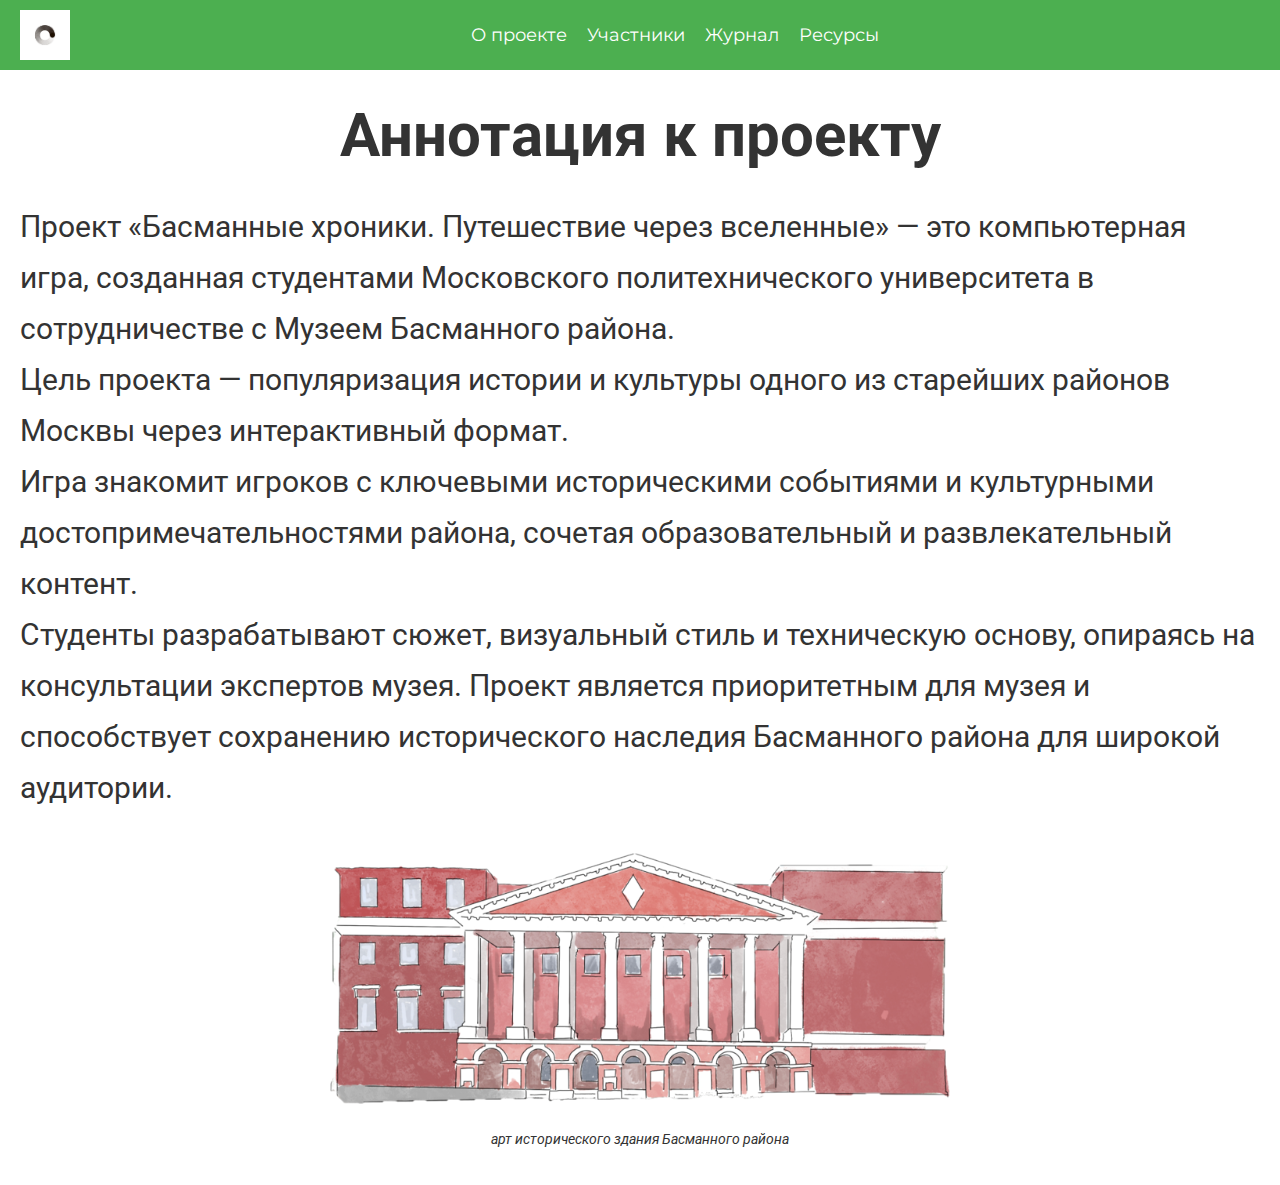
<file: site/index.html>
<!DOCTYPE html>
<html lang="en">
<head>
    <meta charset="UTF-8">
    <meta name="viewport" content="width=device-width, initial-scale=1.0">
    <title>Document</title>
    <link rel="stylesheet" href="normalize.css">
    <link rel="stylesheet" href="style.css">
</head>
<body>
    <header>
        <div class="wrapper">
            <img src="img/logo.png" alt="Логотип Мосполитеха" >
          <nav>
            <ul>
                <li><a href="about-project.html">О проекте</a></li>
                <li><a href="participants.html">Участники</a></li>
                <li><a href="journal.html">Журнал</a></li>
                <li><a href="resources.html">Ресурсы</a></li>
            </ul>
          </nav>      
        </div>
    </header>
    <main>
        <section class="annotation">
           <div class="wrapper">
             <h1>Аннотация к проекту</h1>
             <p>Проект «Басманные хроники. Путешествие через вселенные» — это компьютерная игра, созданная студентами Московского политехнического университета в сотрудничестве с Музеем Басманного района. 
                Цель проекта — популяризация истории и культуры одного из старейших районов Москвы через интерактивный формат. 
                Игра знакомит игроков с ключевыми историческими событиями и культурными достопримечательностями района, сочетая образовательный и развлекательный контент.
                Студенты разрабатывают сюжет, визуальный стиль и техническую основу, опираясь на консультации экспертов музея. Проект является приоритетным для музея и способствует сохранению исторического наследия Басманного района для широкой аудитории.
            </p>
            <figure>
                <img src="img/project-logo.png" alt="Логотип проекта" >
                <figcaption>арт исторического здания Басманного района</figcaption>
            </figure>
           </div>
        </section>
    </main>
</body>
</html>
</file>
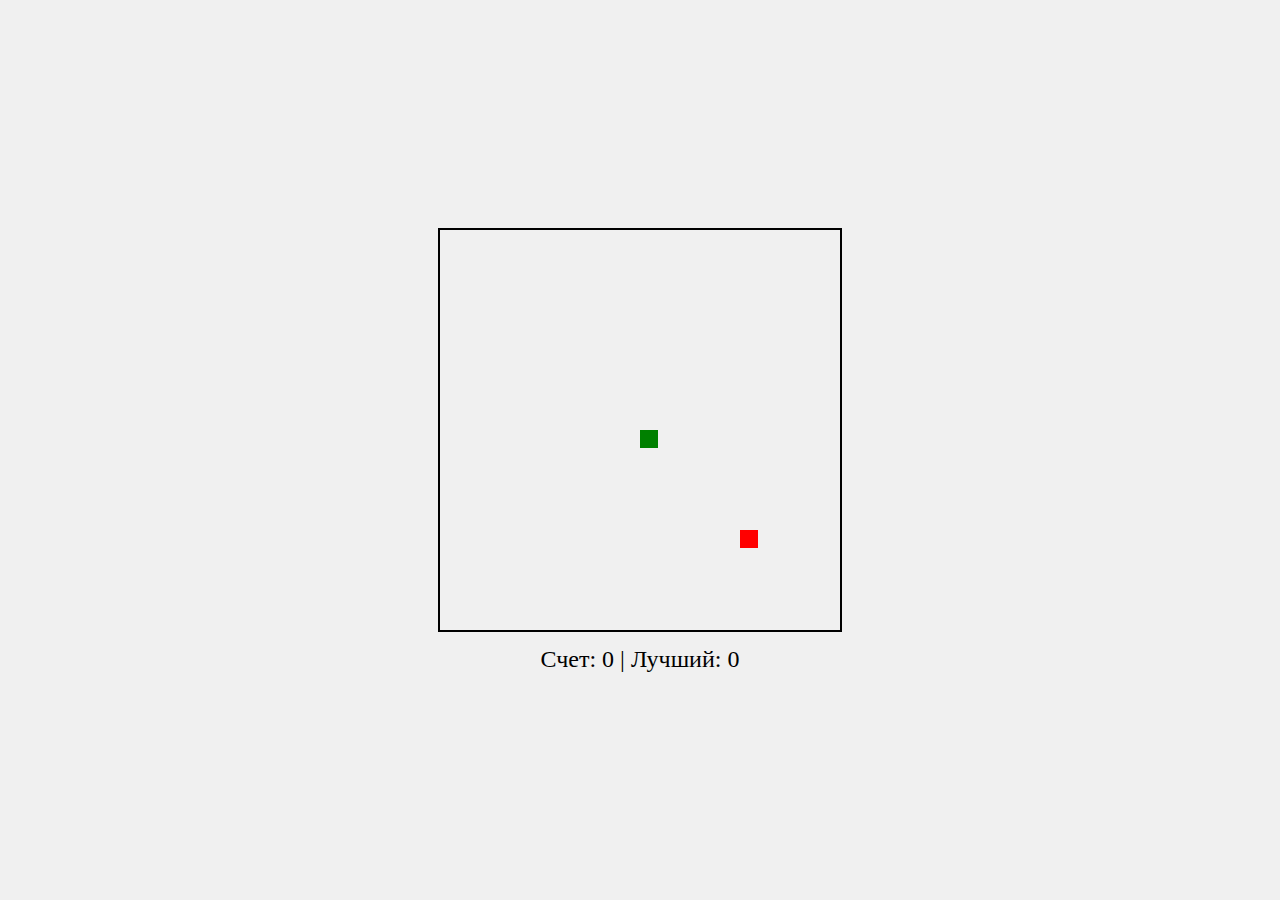
<file: src/index.html>
<!DOCTYPE html>
<html lang="ru">
<head>
  <meta charset="UTF-8">
  <title>Игра Snake</title>
  <link rel="stylesheet" href="styles.css">
</head>
<body>
  <div class="container">
    <canvas id="gameCanvas" width="400" height="400"></canvas>
    <div id="score">Счет: 0</div>
  </div>
  <script src="script.js"></script>
</body>
</html>
</file>
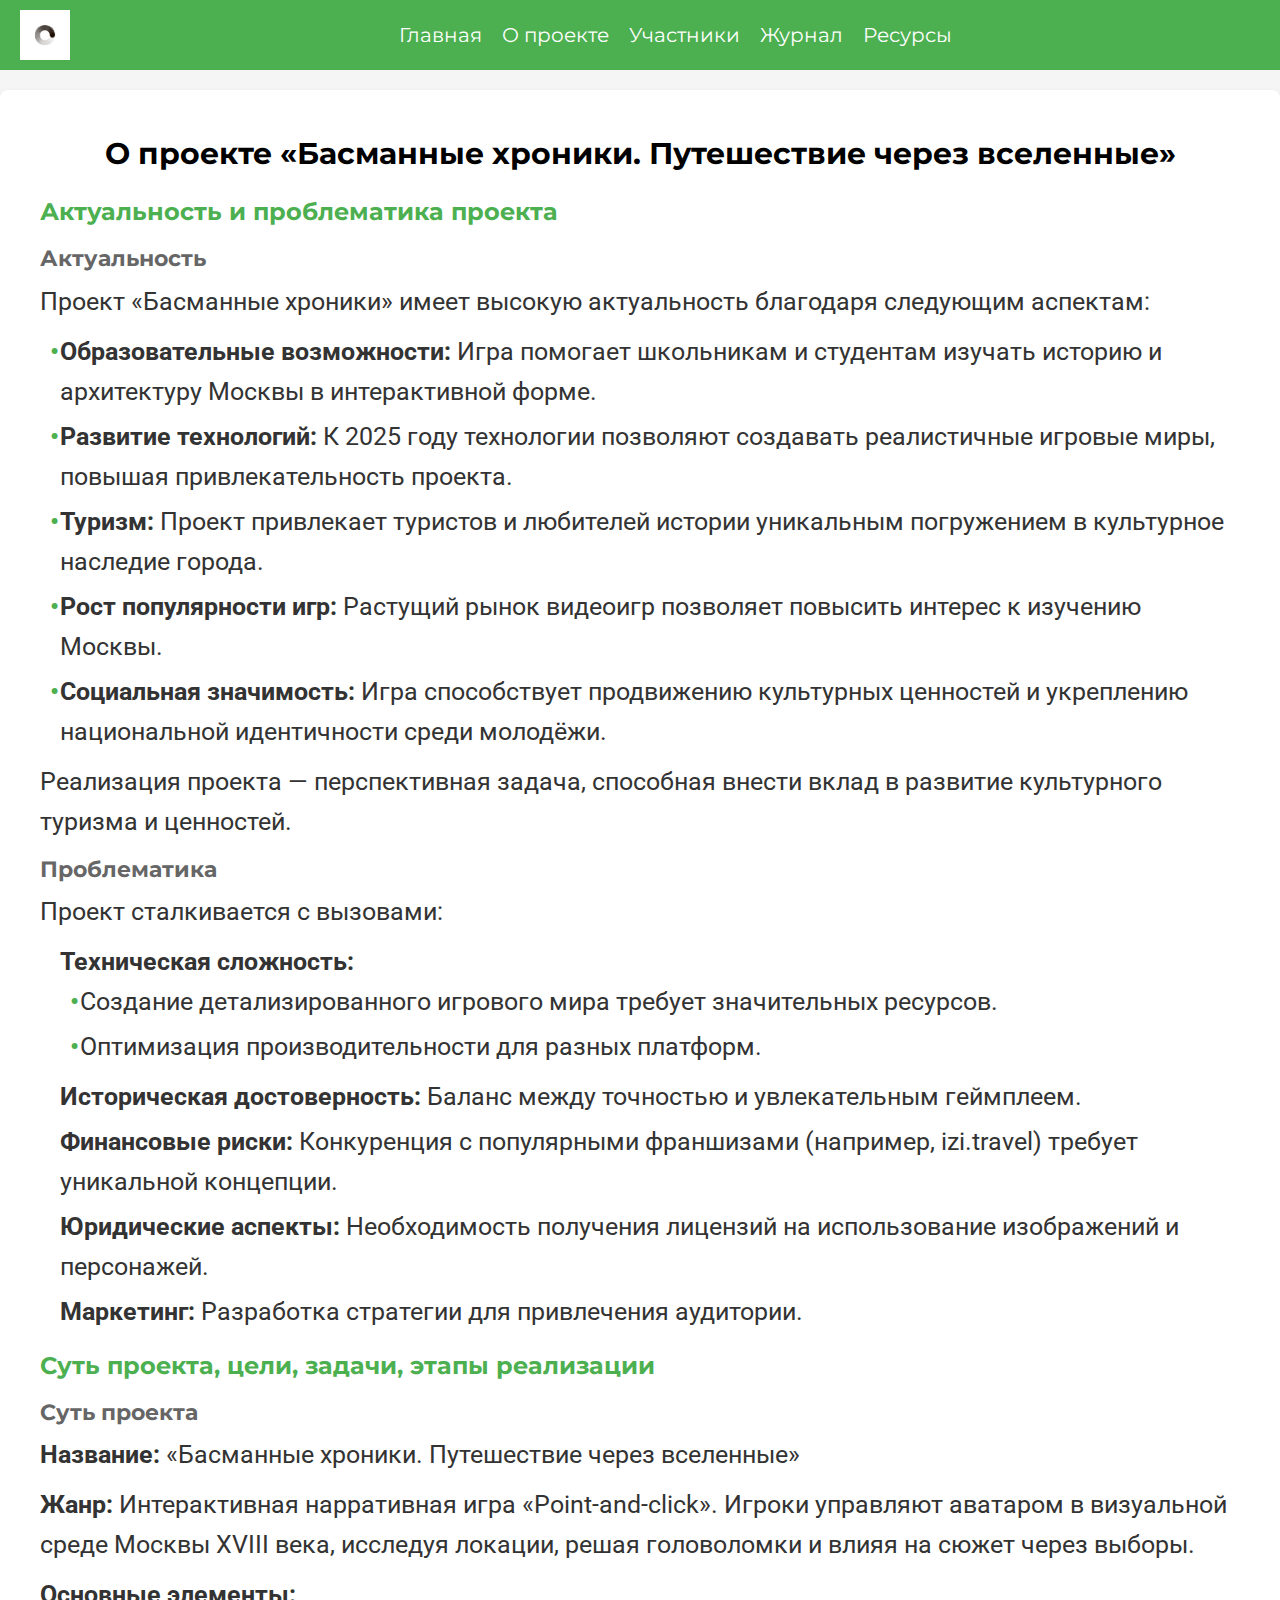
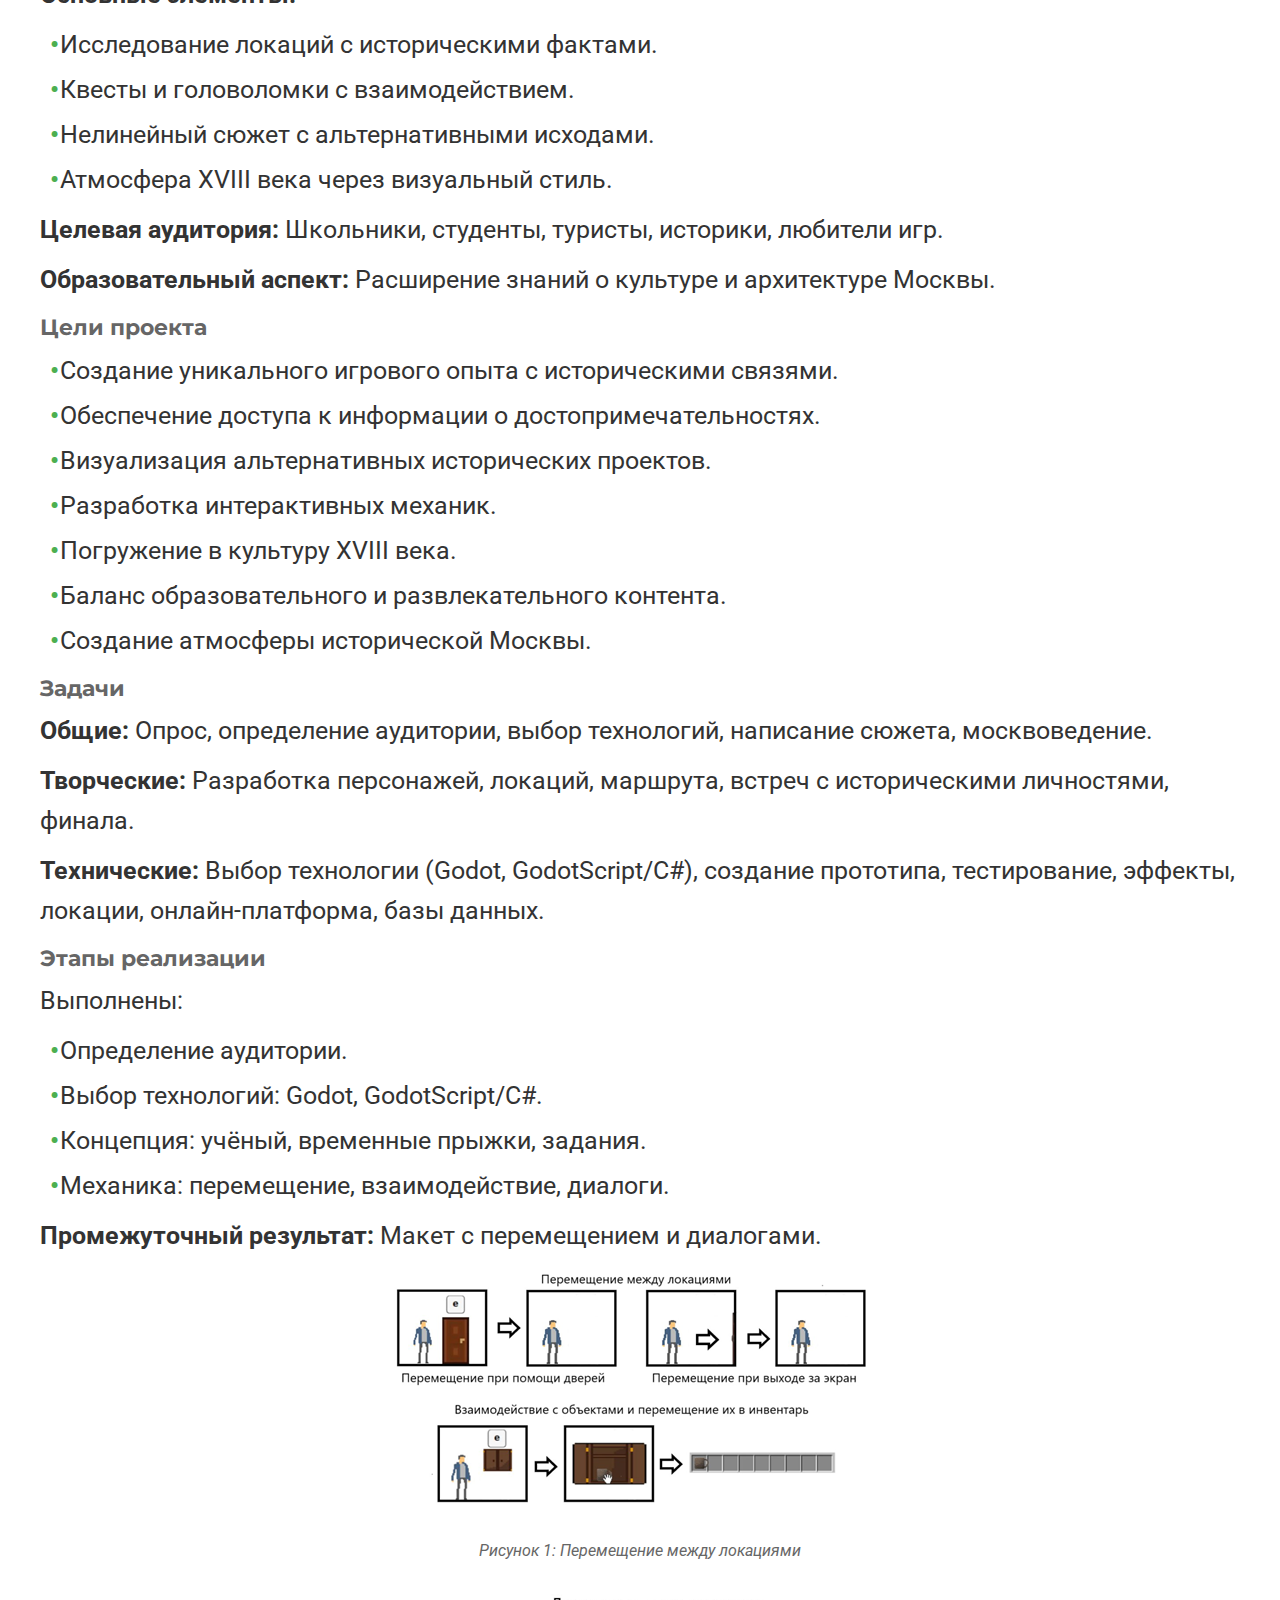
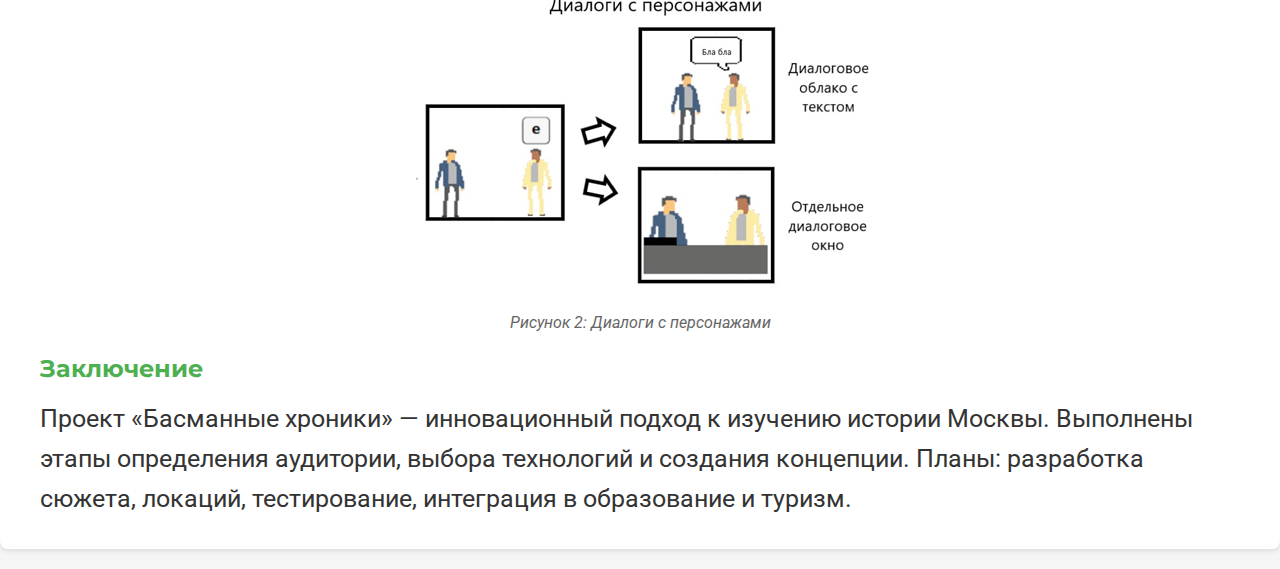
<file: site/about-project.html>
<!DOCTYPE html>
<html lang="ru">
<head>
    <meta charset="UTF-8">
    <meta name="viewport" content="width=device-width, initial-scale=1.0">
    <title>О проекте | Басманные хроники</title>
    <link rel="stylesheet" href="normalize.css">
    <link rel="stylesheet" href="about-style.css">
</head>
<body>
    <header>
        <div class="wrapper">
            <img src="img/logo.png" alt="Логотип Мосполитеха">
            <nav>
                <ul>
                    <li><a href="index.html">Главная</a></li>
                    <li><a href="about-project.html" class="active">О проекте</a></li>
                    <li><a href="participants.html">Участники</a></li>
                    <li><a href="journal.html">Журнал</a></li>
                    <li><a href="resources.html">Ресурсы</a></li>
                </ul>
            </nav>      
        </div>
    </header>
    <main>
        <section class="about-project">
            <div class="wrapper">
                <h1>О проекте «Басманные хроники. Путешествие через вселенные»</h1>

                <h2>Актуальность и проблематика проекта</h2>
                <h3>Актуальность</h3>
                <p>Проект «Басманные хроники» имеет высокую актуальность благодаря следующим аспектам:</p>
                <ul>
                    <li><strong>Образовательные возможности:</strong> Игра помогает школьникам и студентам изучать историю и архитектуру Москвы в интерактивной форме.</li>
                    <li><strong>Развитие технологий:</strong> К 2025 году технологии позволяют создавать реалистичные игровые миры, повышая привлекательность проекта.</li>
                    <li><strong>Туризм:</strong> Проект привлекает туристов и любителей истории уникальным погружением в культурное наследие города.</li>
                    <li><strong>Рост популярности игр:</strong> Растущий рынок видеоигр позволяет повысить интерес к изучению Москвы.</li>
                    <li><strong>Социальная значимость:</strong> Игра способствует продвижению культурных ценностей и укреплению национальной идентичности среди молодёжи.</li>
                </ul>
                <p>Реализация проекта — перспективная задача, способная внести вклад в развитие культурного туризма и ценностей.</p>

                <h3>Проблематика</h3>
                <p>Проект сталкивается с вызовами:</p>
                <ol>
                    <li><strong>Техническая сложность:</strong>
                        <ul>
                            <li>Создание детализированного игрового мира требует значительных ресурсов.</li>
                            <li>Оптимизация производительности для разных платформ.</li>
                        </ul>
                    </li>
                    <li><strong>Историческая достоверность:</strong> Баланс между точностью и увлекательным геймплеем.</li>
                    <li><strong>Финансовые риски:</strong> Конкуренция с популярными франшизами (например, izi.travel) требует уникальной концепции.</li>
                    <li><strong>Юридические аспекты:</strong> Необходимость получения лицензий на использование изображений и персонажей.</li>
                    <li><strong>Маркетинг:</strong> Разработка стратегии для привлечения аудитории.</li>
                </ol>

                <h2>Суть проекта, цели, задачи, этапы реализации</h2>
                <h3>Суть проекта</h3>
                <p><strong>Название:</strong> «Басманные хроники. Путешествие через вселенные»</p>
                <p><strong>Жанр:</strong> Интерактивная нарративная игра «Point-and-click». Игроки управляют аватаром в визуальной среде Москвы XVIII века, исследуя локации, решая головоломки и влияя на сюжет через выборы.</p>
                <p><strong>Основные элементы:</strong></p>
                <ul>
                    <li>Исследование локаций с историческими фактами.</li>
                    <li>Квесты и головоломки с взаимодействием.</li>
                    <li>Нелинейный сюжет с альтернативными исходами.</li>
                    <li>Атмосфера XVIII века через визуальный стиль.</li>
                </ul>
                <p><strong>Целевая аудитория:</strong> Школьники, студенты, туристы, историки, любители игр.</p>
                <p><strong>Образовательный аспект:</strong> Расширение знаний о культуре и архитектуре Москвы.</p>
                <h3>Цели проекта</h3>
                <ul>
                    <li>Создание уникального игрового опыта с историческими связями.</li>
                    <li>Обеспечение доступа к информации о достопримечательностях.</li>
                    <li>Визуализация альтернативных исторических проектов.</li>
                    <li>Разработка интерактивных механик.</li>
                    <li>Погружение в культуру XVIII века.</li>
                    <li>Баланс образовательного и развлекательного контента.</li>
                    <li>Создание атмосферы исторической Москвы.</li>
                </ul>

                <h3>Задачи</h3>
                <p><strong>Общие:</strong> Опрос, определение аудитории, выбор технологий, написание сюжета, москвоведение.</p>
                <p><strong>Творческие:</strong> Разработка персонажей, локаций, маршрута, встреч с историческими личностями, финала.</p>
                <p><strong>Технические:</strong> Выбор технологии (Godot, GodotScript/C#), создание прототипа, тестирование, эффекты, локации, онлайн-платформа, базы данных.</p>

                <h3>Этапы реализации</h3>
                <p>Выполнены:</p>
                <ul>
                    <li>Определение аудитории.</li>
                    <li>Выбор технологий: Godot, GodotScript/C#.</li>
                    <li>Концепция: учёный, временные прыжки, задания.</li>
                    <li>Механика: перемещение, взаимодействие, диалоги.</li>
                </ul>
                <p><strong>Промежуточный результат:</strong> Макет с перемещением и диалогами.</p>
                <figure>
                    <img src="img/locations-transition.png" alt="Перемещение между локациями">
                    <figcaption>Рисунок 1: Перемещение между локациями</figcaption>
                </figure>
                <figure>
                    <img src="img/character-dialogue.png" alt="Диалоги с персонажами">
                    <figcaption>Рисунок 2: Диалоги с персонажами</figcaption>
                </figure>

                <h2>Заключение</h2>
                <p>Проект «Басманные хроники» — инновационный подход к изучению истории Москвы. Выполнены этапы определения аудитории, выбора технологий и создания концепции. Планы: разработка сюжета, локаций, тестирование, интеграция в образование и туризм.</p>
            </div>
        </section>
    </main>
</body>
</html>
</file>
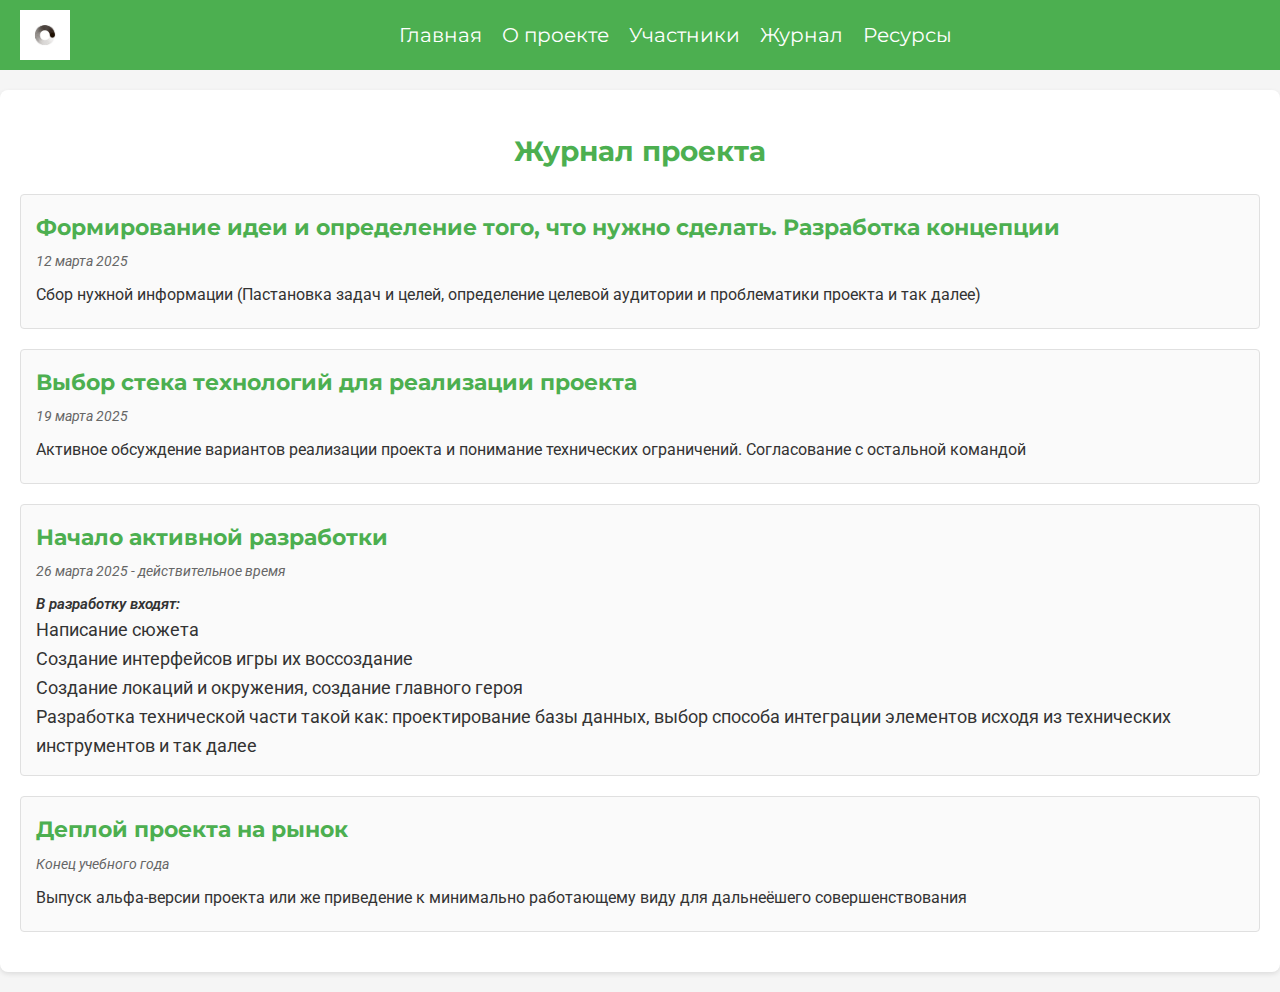
<file: site/journal.html>
<!DOCTYPE html>
<html lang="ru">
<head>
    <meta charset="UTF-8">
    <meta name="viewport" content="width=device-width, initial-scale=1.0">
    <title>Журнал | Басманные хроники</title>
    <link rel="stylesheet" href="normalize.css">
    <link rel="stylesheet" href="journal-style.css">
</head>
<body>
    <header>
        <div class="wrapper">
            <img src="img/logo.png" alt="Логотип Мосполитеха">
            <nav>
                <ul>
                    <li><a href="index.html">Главная</a></li>
                    <li><a href="about-project.html">О проекте</a></li>
                    <li><a href="participants.html">Участники</a></li>
                    <li><a href="journal.html">Журнал</a></li>
                    <li><a href="resources.html">Ресурсы</a></li>
                </ul>
            </nav>
        </div>
    </header>
    <main>
        <section class="journal">
            <h1>Журнал проекта</h1>

            <article class="post">
                <h2>Формирование идеи и определение того, что нужно сделать. Разработка концепции</h2>
                <p class="date">12 марта 2025</p>
                <p>Сбор нужной информации (Пастановка задач и целей, определение целевой аудитории и проблематики проекта и так далее)</p>
            </article>
                
            <article class="post">
                <h2>Выбор стека технологий для реализации проекта</h2>
                <p class="date">19 марта 2025</p>
                <p>Активное обсуждение вариантов реализации проекта и понимание технических ограничений. Согласование с остальной командой</p>
            </article>
            <article class="post">
                <h2>Начало активной разработки</h2>
                <p class="date">26 марта 2025 - действительное время</p>
                 <span>В разработку входят:</span>
                    <ul>
                        <li>Написание сюжета</li>
                        <li>Создание интерфейсов игры их воссоздание</li>
                        <li>Создание локаций и окружения, создание главного героя</li>
                        <li>Разработка технической части такой как: проектирование базы данных, выбор способа интеграции элементов исходя из технических инструментов и так далее</li>
                    </ul>
            </article>
            <article class="post">
                <h2>Деплой проекта на рынок</h2>
                <p class="date">Конец учебного года</p>
                <p>
                    Выпуск альфа-версии проекта или же приведение к минимально работающему виду для дальнеёшего совершенствования
                </p>
            
            </article>
        </section>
    </main>
</body>
</html>
</file>
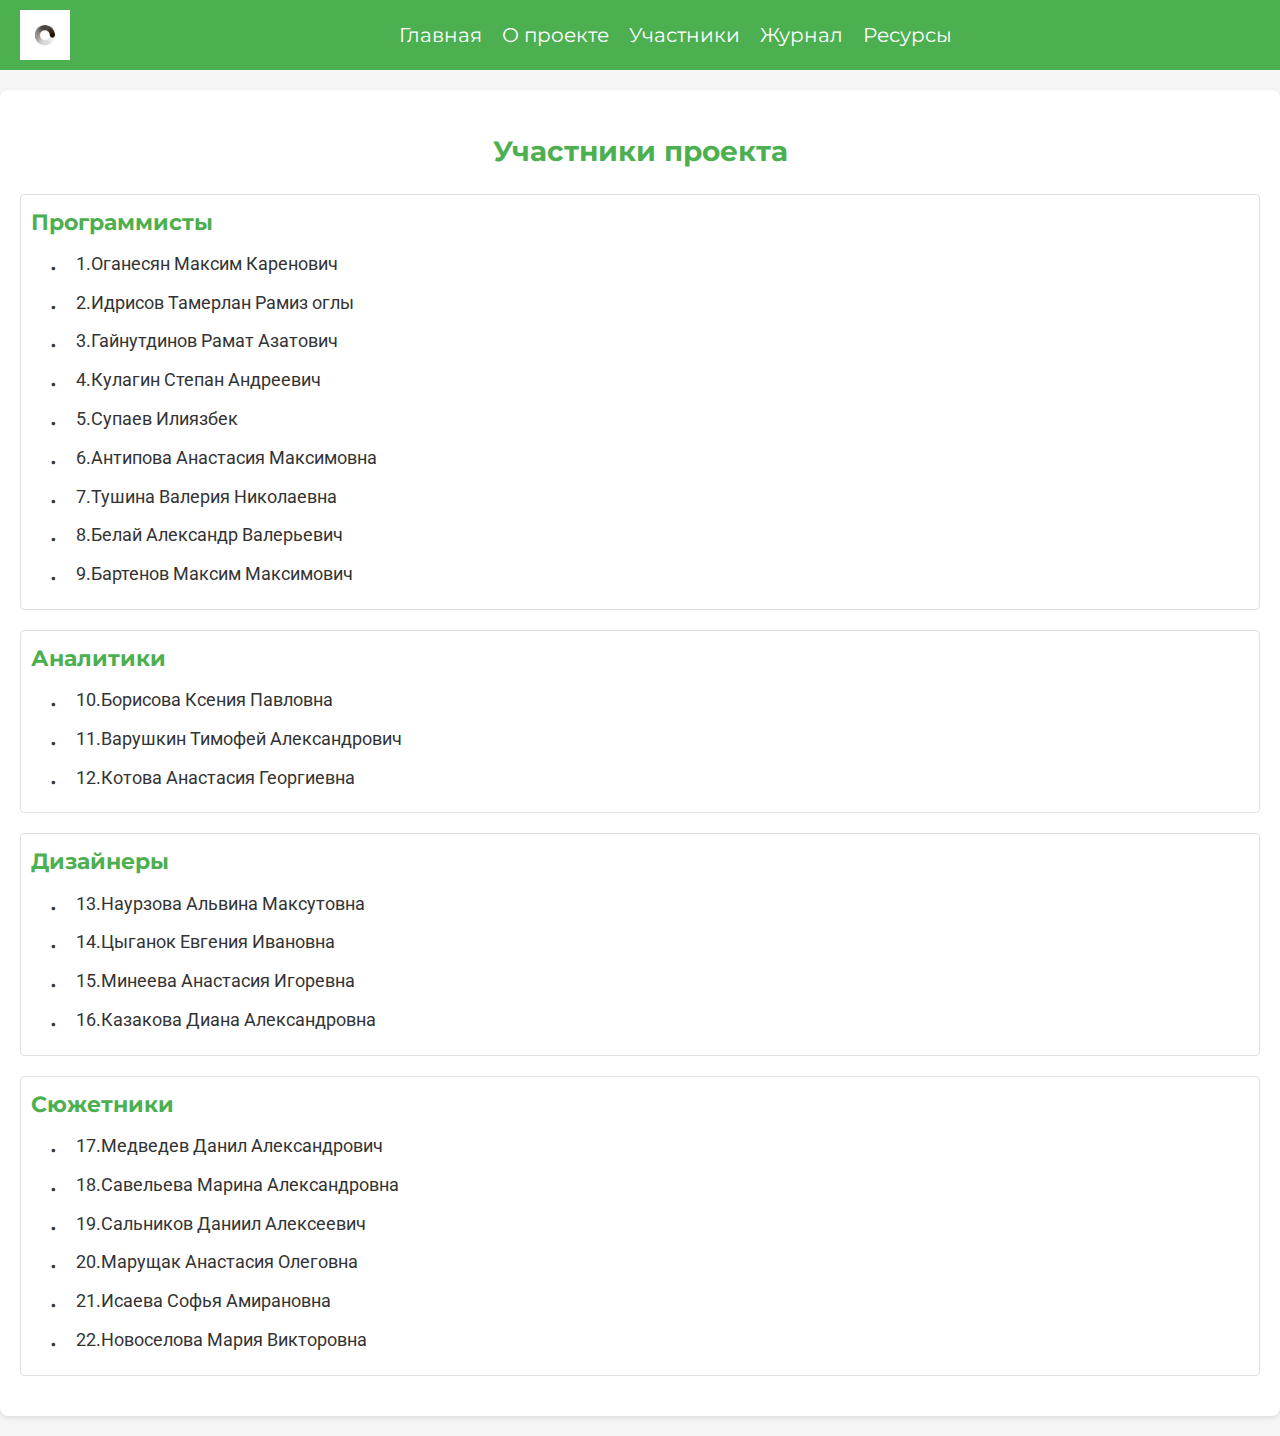
<file: site/participants.html>
<!DOCTYPE html>
<html lang="ru">
<head>
    <meta charset="UTF-8">
    <meta name="viewport" content="width=device-width, initial-scale=1.0">
    <title>Участники | Басманные хроники</title>
    <link rel="stylesheet" href="normalize.css">
    <link rel="stylesheet" href="participants.css"> <!-- Убедитесь, что файл participants.css существует в той же папке -->
</head>
<body>
    <header>
        <div class="wrapper">
            <img src="img/logo.png" alt="Логотип Мосполитеха">
            <nav>
                <ul>
                    <li><a href="index.html">Главная</a></li>
                    <li><a href="about-project.html">О проекте</a></li>
                    <li><a href="participants.html">Участники</a></li>
                    <li><a href="journal.html">Журнал</a></li>
                    <li><a href="resources.html">Ресурсы</a></li>
                </ul>
            </nav>
        </div>
    </header>
    <main>
        <section class="participants">
            <h1>Участники проекта</h1>
            <section class="category">
                <h2>Программисты</h2>
                <ul>
                    <li>1.Оганесян Максим Каренович</li>
                    <li>2.Идрисов Тамерлан Рамиз оглы</li>
                    <li>3.Гайнутдинов Рамат Азатович</li>
                    <li>4.Кулагин Степан Андреевич</li>
                    <li>5.Супаев Илиязбек</li>
                    <li>6.Антипова Анастасия Максимовна</li>
                    <li>7.Тушина Валерия Николаевна</li>
                    <li>8.Белай Александр Валерьевич</li>
                    <li>9.Бартенов Максим Максимович</li>   
                </ul>
            </section>

            <section class="category">
                <h2>Аналитики</h2>
                <ul>
                    <li>10.Борисова Ксения Павловна</li>
                    <li>11.Варушкин Тимофей Александрович</li>
                    <li>12.Котова Анастасия Георгиевна</li>
                </ul>
            </section>

            <section class="category">
                <h2>Дизайнеры</h2>
                <ul>
                   <li>13.Наурзова Альвина Максутовна</li>
                   <li>14.Цыганок Евгения Ивановна</li>
                   <li>15.Минеева Анастасия Игоревна</li>
                   <li>16.Казакова Диана Александровна</li>
                </ul>
            </section>

            <section class="category">
                <h2>Сюжетники</h2>
                <ul>
                    <li>17.Медведев Данил Александрович</li>
                    <li>18.Савельева Марина Александровна</li>
                    <li>19.Сальников Даниил Алексеевич</li>
                    <li>20.Марущак Анастасия Олеговна</li>
                    <li>21.Исаева Софья Амирановна</li>
                    <li>22.Новоселова Мария Викторовна</li>
                </ul>
            </section>
        </section>
    </main>
</body>
</html>
</file>
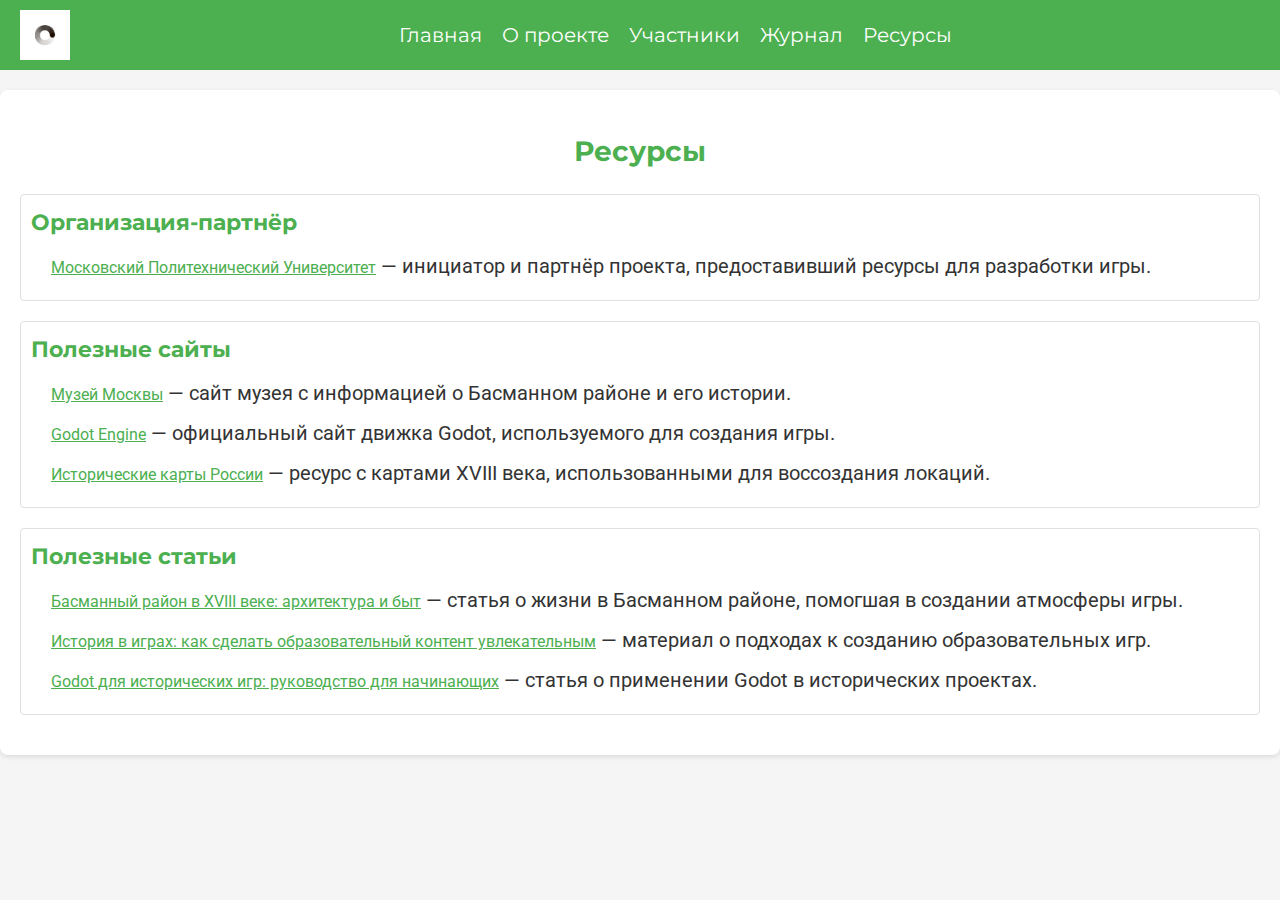
<file: site/resources.html>
<!DOCTYPE html>
<html lang="ru">
<head>
    <meta charset="UTF-8">
    <meta name="viewport" content="width=device-width, initial-scale=1.0">
    <title>Ресурсы | Басманные хроники</title>
    <link rel="stylesheet" href="normalize.css">
    <link rel="stylesheet" href="resources-style.css">
</head>
<body>
    <header>
        <div class="wrapper">
            <img src="img/logo.png" alt="Логотип Мосполитеха">
            <nav>
                <ul>
                    <li><a href="index.html">Главная</a></li>
                    <li><a href="about-project.html">О проекте</a></li>
                    <li><a href="participants.html">Участники</a></li>
                    <li><a href="journal.html">Журнал</a></li>
                    <li><a href="resources.html" class="active">Ресурсы</a></li>
                </ul>
            </nav>
        </div>
    </header>
    <main>
        <section class="resources">
            <h1>Ресурсы</h1>

            <section class="resource-category">
                <h2>Организация-партнёр</h2>
                <ul>
                    <li><a href="https://www.mospolytech.ru">Московский Политехнический Университет</a> — инициатор и партнёр проекта, предоставивший ресурсы для разработки игры.</li>
                </ul>
            </section>

            <section class="resource-category">
                <h2>Полезные сайты</h2>
                <ul>
                    <li><a href="https://www.mosmuseum.ru">Музей Москвы</a> — сайт музея с информацией о Басманном районе и его истории.</li>
                    <li><a href="https://www.godengine.org">Godot Engine</a> — официальный сайт движка Godot, используемого для создания игры.</li>
                    <li><a href="https://www.historymaps.ru">Исторические карты России</a> — ресурс с картами XVIII века, использованными для воссоздания локаций.</li>
                </ul>
            </section>

            <section class="resource-category">
                <h2>Полезные статьи</h2>
                <ul>
                    <li><a href="https://www.historyjournal.ru/articles/basmanny_district_18th_century">Басманный район в XVIII веке: архитектура и быт</a> — статья о жизни в Басманном районе, помогшая в создании атмосферы игры.</li>
                    <li><a href="https://www.edugames.ru/articles/history_in_games">История в играх: как сделать образовательный контент увлекательным</a> — материал о подходах к созданию образовательных игр.</li>
                    <li><a href="https://www.gamedev.ru/articles/godot_for_history_games">Godot для исторических игр: руководство для начинающих</a> — статья о применении Godot в исторических проектах.</li>
                </ul>
            </section>
        </section>
    </main>
</body>
</html>
</file>
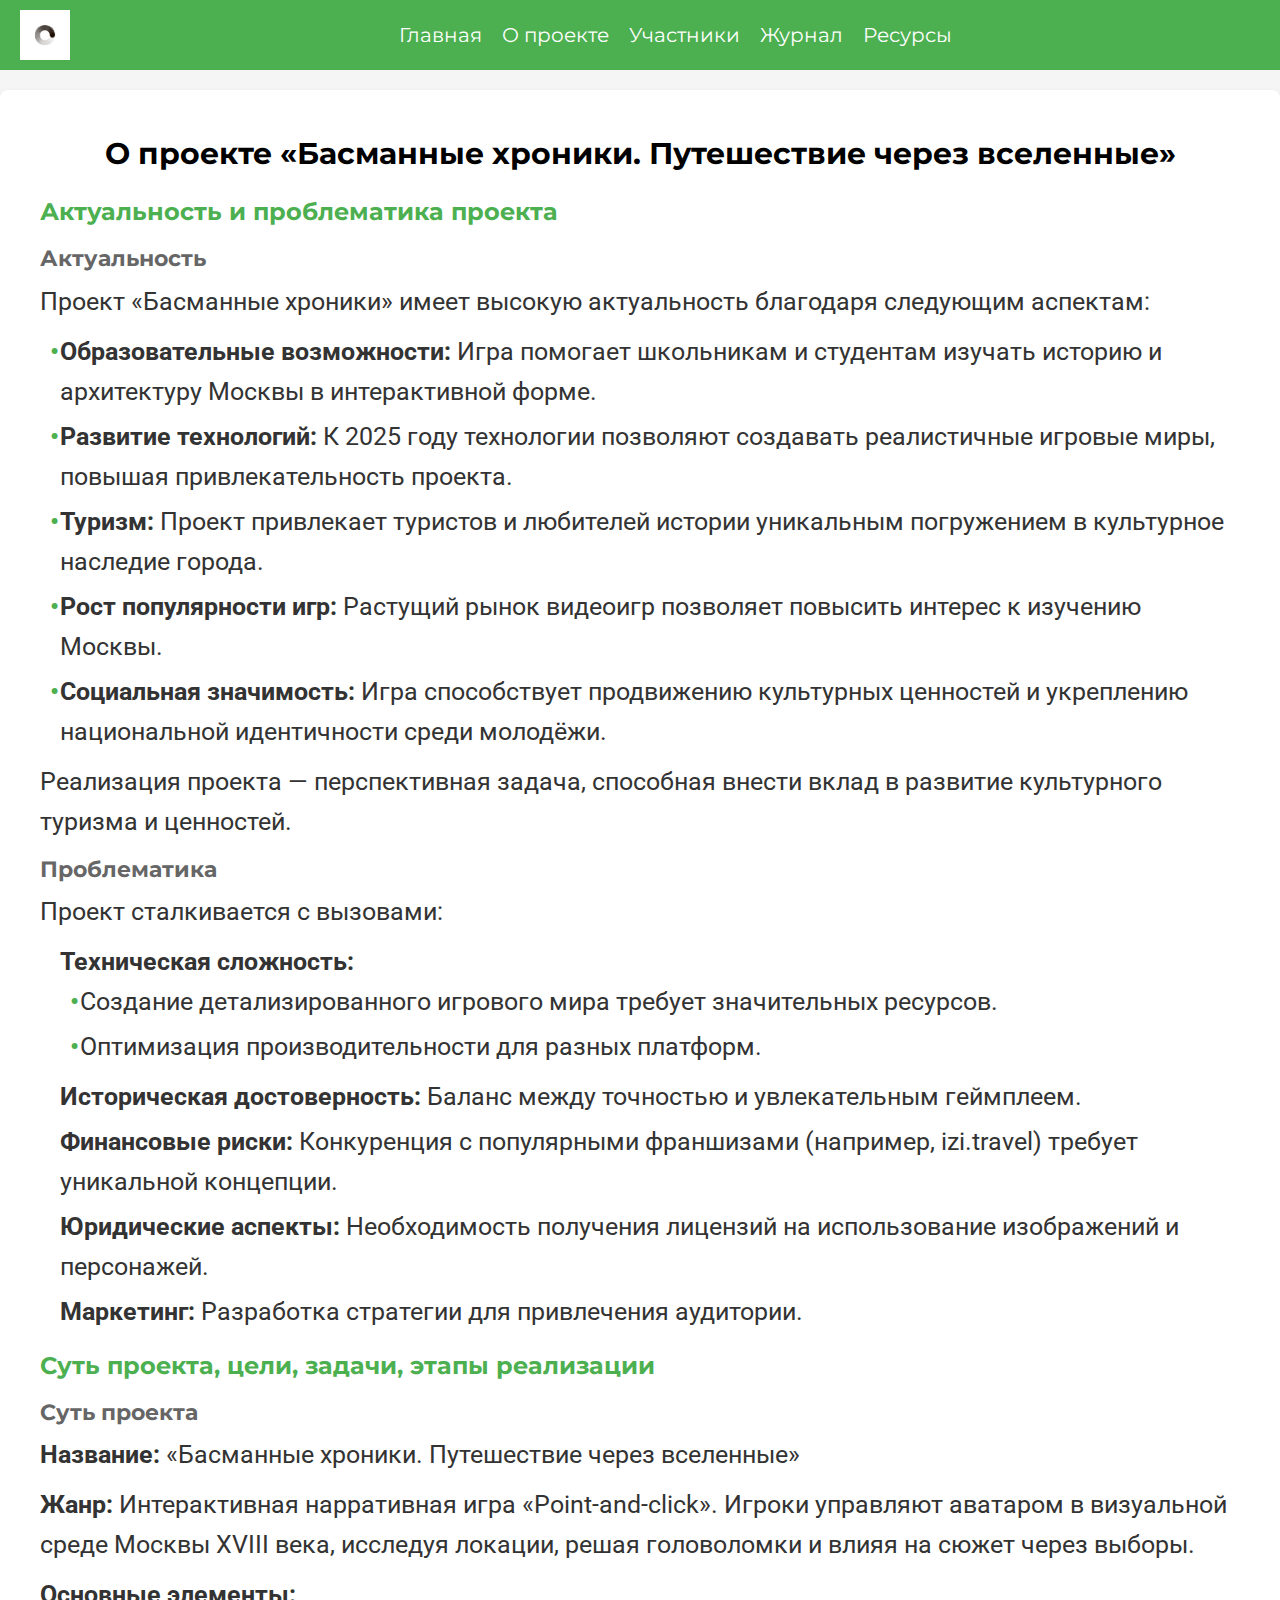
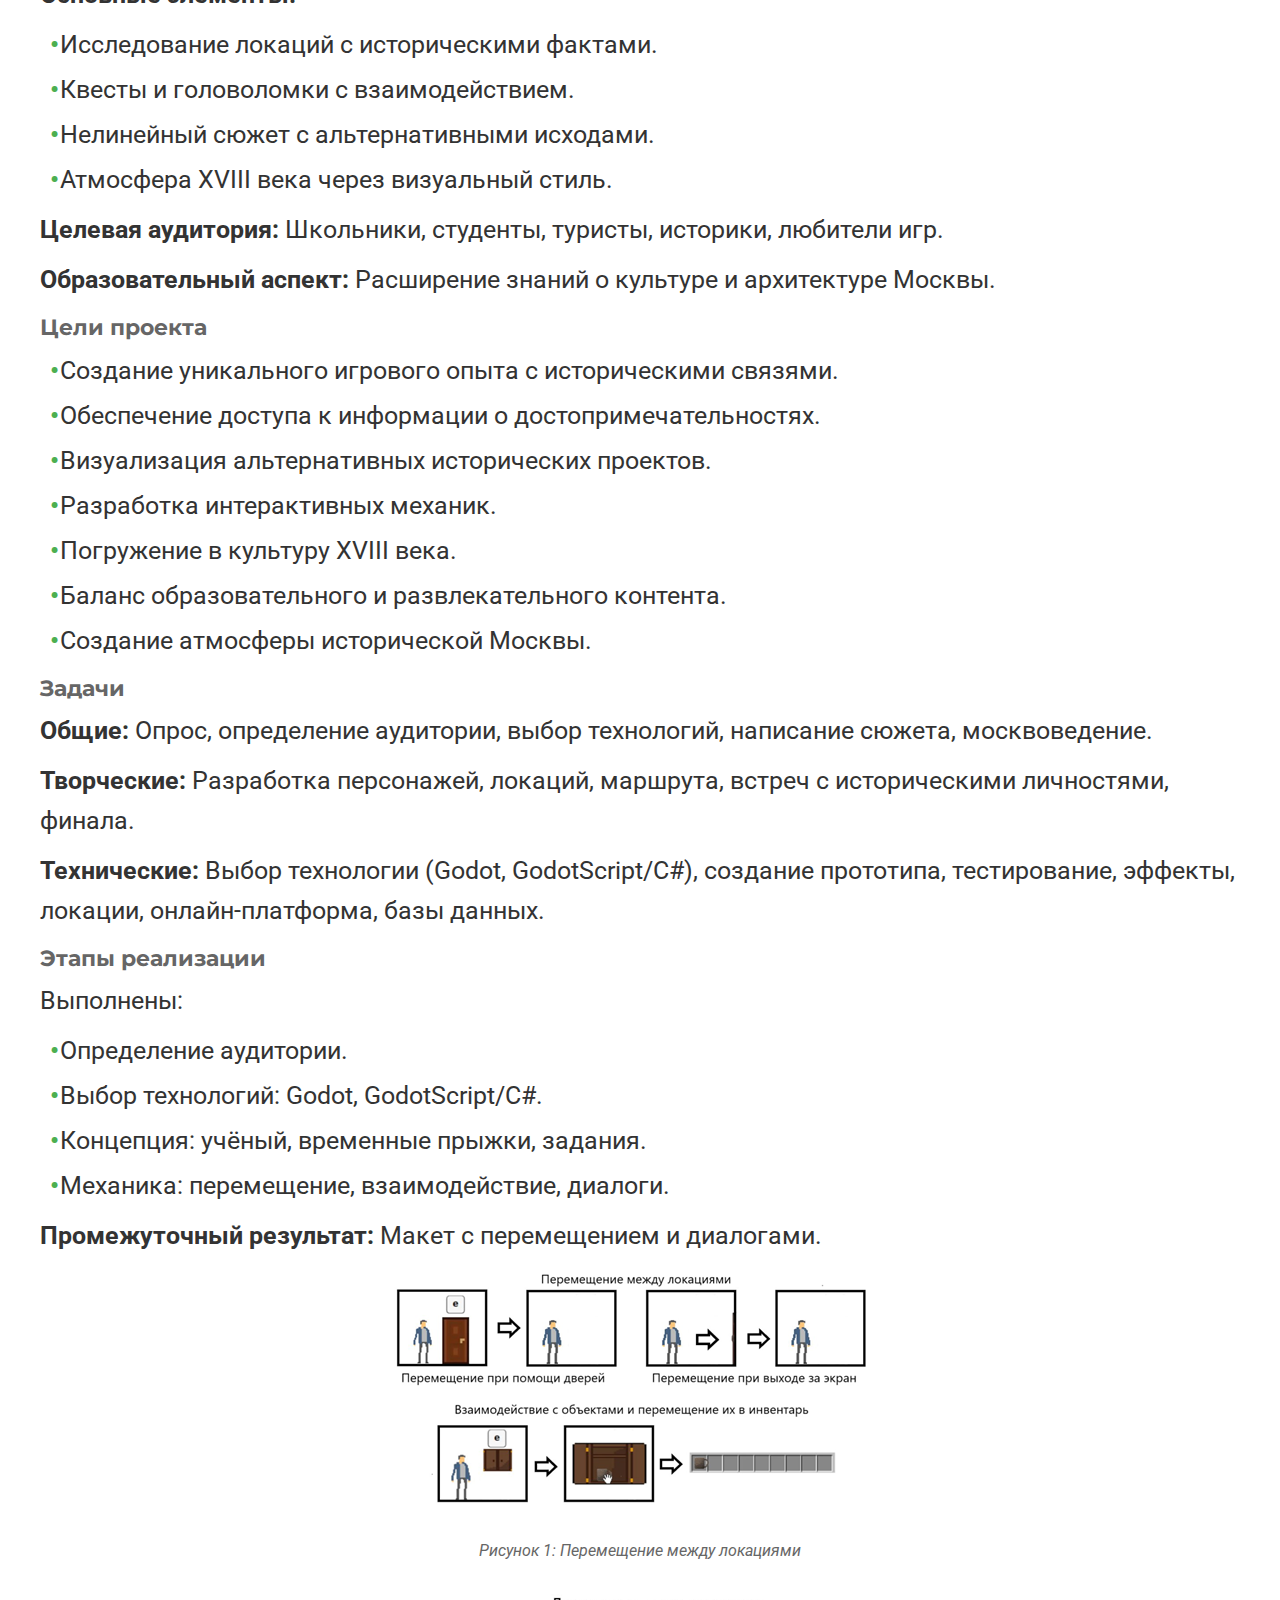
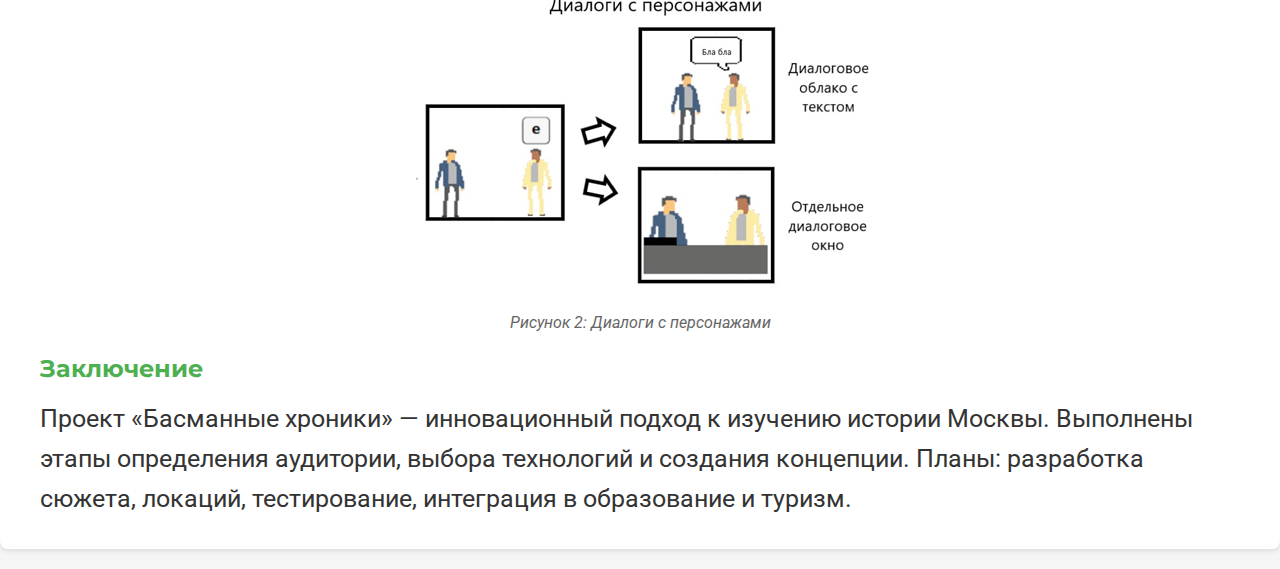
<file: site/html/about-project.html>
<!DOCTYPE html>
<html lang="ru">
<head>
    <meta charset="UTF-8">
    <meta name="viewport" content="width=device-width, initial-scale=1.0">
    <title>О проекте | Басманные хроники</title>
    <link rel="stylesheet" href="../css/normalize.css">
    <link rel="stylesheet" href="../css/about-style.css">
</head>
<body>
    <header>
        <div class="wrapper">
            <img src="../images/logo.png" alt="Логотип Мосполитеха">
            <nav>
                <ul>
                    <li><a href="../index.html">Главная</a></li>
                    <li><a href="about-project.html" class="active">О проекте</a></li>
                    <li><a href="participants.html">Участники</a></li>
                    <li><a href="journal.html">Журнал</a></li>
                    <li><a href="resources.html">Ресурсы</a></li>
                </ul>
            </nav>      
        </div>
    </header>
    <main>
        <section class="about-project">
            <div class="wrapper">
                <h1>О проекте «Басманные хроники. Путешествие через вселенные»</h1>

                <h2>Актуальность и проблематика проекта</h2>
                <h3>Актуальность</h3>
                <p>Проект «Басманные хроники» имеет высокую актуальность благодаря следующим аспектам:</p>
                <ul>
                    <li><strong>Образовательные возможности:</strong> Игра помогает школьникам и студентам изучать историю и архитектуру Москвы в интерактивной форме.</li>
                    <li><strong>Развитие технологий:</strong> К 2025 году технологии позволяют создавать реалистичные игровые миры, повышая привлекательность проекта.</li>
                    <li><strong>Туризм:</strong> Проект привлекает туристов и любителей истории уникальным погружением в культурное наследие города.</li>
                    <li><strong>Рост популярности игр:</strong> Растущий рынок видеоигр позволяет повысить интерес к изучению Москвы.</li>
                    <li><strong>Социальная значимость:</strong> Игра способствует продвижению культурных ценностей и укреплению национальной идентичности среди молодёжи.</li>
                </ul>
                <p>Реализация проекта — перспективная задача, способная внести вклад в развитие культурного туризма и ценностей.</p>

                <h3>Проблематика</h3>
                <p>Проект сталкивается с вызовами:</p>
                <ol>
                    <li><strong>Техническая сложность:</strong>
                        <ul>
                            <li>Создание детализированного игрового мира требует значительных ресурсов.</li>
                            <li>Оптимизация производительности для разных платформ.</li>
                        </ul>
                    </li>
                    <li><strong>Историческая достоверность:</strong> Баланс между точностью и увлекательным геймплеем.</li>
                    <li><strong>Финансовые риски:</strong> Конкуренция с популярными франшизами (например, izi.travel) требует уникальной концепции.</li>
                    <li><strong>Юридические аспекты:</strong> Необходимость получения лицензий на использование изображений и персонажей.</li>
                    <li><strong>Маркетинг:</strong> Разработка стратегии для привлечения аудитории.</li>
                </ol>

                <h2>Суть проекта, цели, задачи, этапы реализации</h2>
                <h3>Суть проекта</h3>
                <p><strong>Название:</strong> «Басманные хроники. Путешествие через вселенные»</p>
                <p><strong>Жанр:</strong> Интерактивная нарративная игра «Point-and-click». Игроки управляют аватаром в визуальной среде Москвы XVIII века, исследуя локации, решая головоломки и влияя на сюжет через выборы.</p>
                <p><strong>Основные элементы:</strong></p>
                <ul>
                    <li>Исследование локаций с историческими фактами.</li>
                    <li>Квесты и головоломки с взаимодействием.</li>
                    <li>Нелинейный сюжет с альтернативными исходами.</li>
                    <li>Атмосфера XVIII века через визуальный стиль.</li>
                </ul>
                <p><strong>Целевая аудитория:</strong> Школьники, студенты, туристы, историки, любители игр.</p>
                <p><strong>Образовательный аспект:</strong> Расширение знаний о культуре и архитектуре Москвы.</p>
                <h3>Цели проекта</h3>
                <ul>
                    <li>Создание уникального игрового опыта с историческими связями.</li>
                    <li>Обеспечение доступа к информации о достопримечательностях.</li>
                    <li>Визуализация альтернативных исторических проектов.</li>
                    <li>Разработка интерактивных механик.</li>
                    <li>Погружение в культуру XVIII века.</li>
                    <li>Баланс образовательного и развлекательного контента.</li>
                    <li>Создание атмосферы исторической Москвы.</li>
                </ul>

                <h3>Задачи</h3>
                <p><strong>Общие:</strong> Опрос, определение аудитории, выбор технологий, написание сюжета, москвоведение.</p>
                <p><strong>Творческие:</strong> Разработка персонажей, локаций, маршрута, встреч с историческими личностями, финала.</p>
                <p><strong>Технические:</strong> Выбор технологии (Godot, GodotScript/C#), создание прототипа, тестирование, эффекты, локации, онлайн-платформа, базы данных.</p>

                <h3>Этапы реализации</h3>
                <p>Выполнены:</p>
                <ul>
                    <li>Определение аудитории.</li>
                    <li>Выбор технологий: Godot, GodotScript/C#.</li>
                    <li>Концепция: учёный, временные прыжки, задания.</li>
                    <li>Механика: перемещение, взаимодействие, диалоги.</li>
                </ul>
                <p><strong>Промежуточный результат:</strong> Макет с перемещением и диалогами.</p>
                <figure>
                    <img src="../images/locations-transition.png" alt="Перемещение между локациями">
                    <figcaption>Рисунок 1: Перемещение между локациями</figcaption>
                </figure>
                <figure>
                    <img src="../images/character-dialogue.png" alt="Диалоги с персонажами">
                    <figcaption>Рисунок 2: Диалоги с персонажами</figcaption>
                </figure>

                <h2>Заключение</h2>
                <p>Проект «Басманные хроники» — инновационный подход к изучению истории Москвы. Выполнены этапы определения аудитории, выбора технологий и создания концепции. Планы: разработка сюжета, локаций, тестирование, интеграция в образование и туризм.</p>
            </div>
        </section>
    </main>
</body>
</html>
</file>
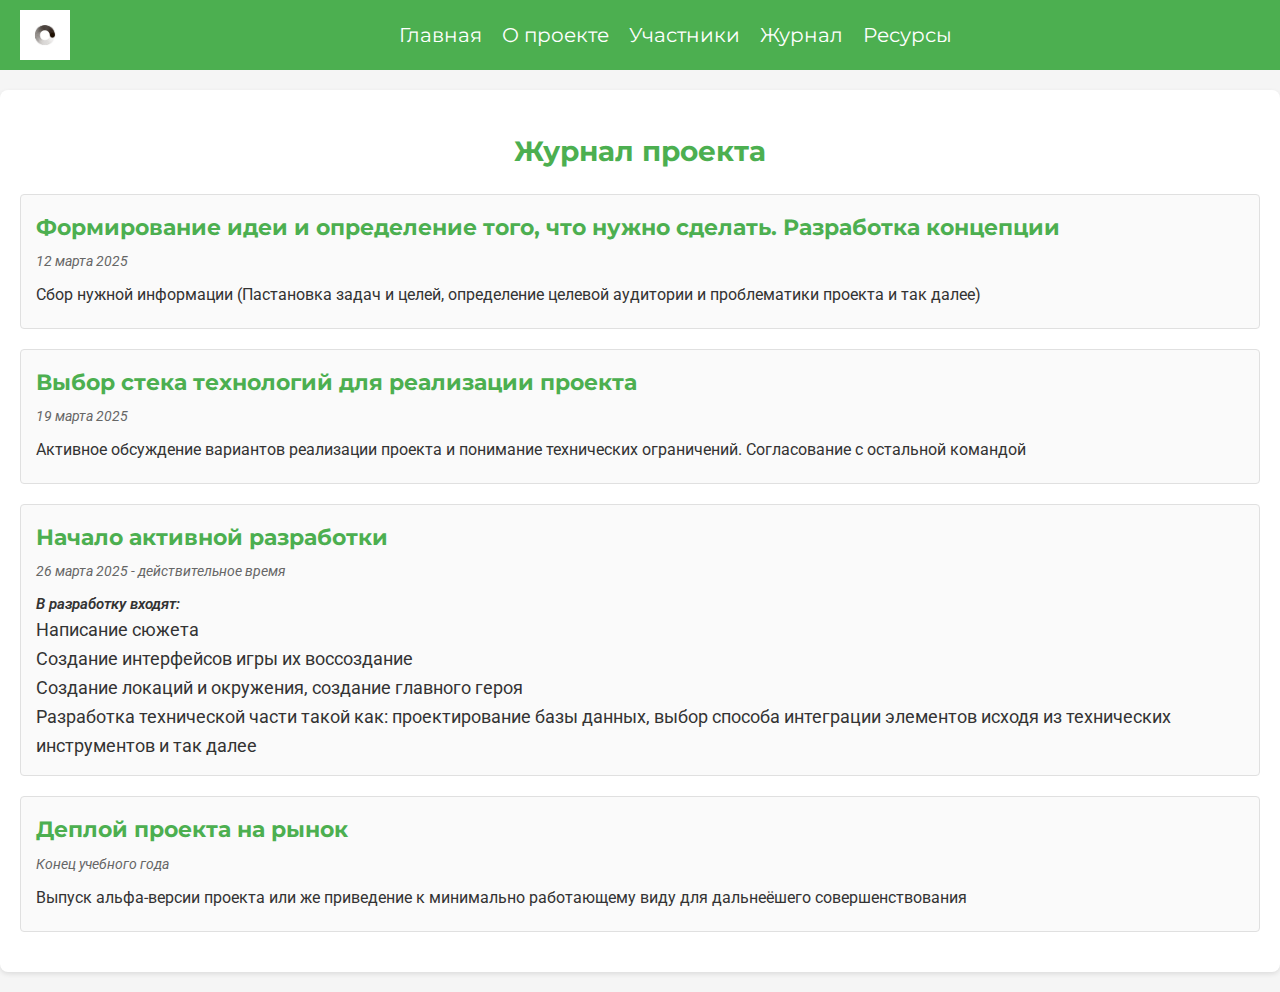
<file: site/html/journal.html>
<!DOCTYPE html>
<html lang="ru">
<head>
    <meta charset="UTF-8">
    <meta name="viewport" content="width=device-width, initial-scale=1.0">
    <title>Журнал | Басманные хроники</title>
    <link rel="stylesheet" href="../css/normalize.css">
    <link rel="stylesheet" href="../css/journal-style.css">
</head>
<body>
    <header>
        <div class="wrapper">
            <img src="../images/logo.png" alt="Логотип Мосполитеха">
            <nav>
                <ul>
                    <li><a href="index.html">Главная</a></li>
                    <li><a href="about-project.html">О проекте</a></li>
                    <li><a href="participants.html">Участники</a></li>
                    <li><a href="journal.html">Журнал</a></li>
                    <li><a href="resources.html">Ресурсы</a></li>
                </ul>
            </nav>
        </div>
    </header>
    <main>
        <section class="journal">
            <h1>Журнал проекта</h1>

            <article class="post">
                <h2>Формирование идеи и определение того, что нужно сделать. Разработка концепции</h2>
                <p class="date">12 марта 2025</p>
                <p>Сбор нужной информации (Пастановка задач и целей, определение целевой аудитории и проблематики проекта и так далее)</p>
            </article>
                
            <article class="post">
                <h2>Выбор стека технологий для реализации проекта</h2>
                <p class="date">19 марта 2025</p>
                <p>Активное обсуждение вариантов реализации проекта и понимание технических ограничений. Согласование с остальной командой</p>
            </article>
            <article class="post">
                <h2>Начало активной разработки</h2>
                <p class="date">26 марта 2025 - действительное время</p>
                 <span>В разработку входят:</span>
                    <ul>
                        <li>Написание сюжета</li>
                        <li>Создание интерфейсов игры их воссоздание</li>
                        <li>Создание локаций и окружения, создание главного героя</li>
                        <li>Разработка технической части такой как: проектирование базы данных, выбор способа интеграции элементов исходя из технических инструментов и так далее</li>
                    </ul>
            </article>
            <article class="post">
                <h2>Деплой проекта на рынок</h2>
                <p class="date">Конец учебного года</p>
                <p>
                    Выпуск альфа-версии проекта или же приведение к минимально работающему виду для дальнеёшего совершенствования
                </p>
            
            </article>
        </section>
    </main>
</body>
</html>
</file>
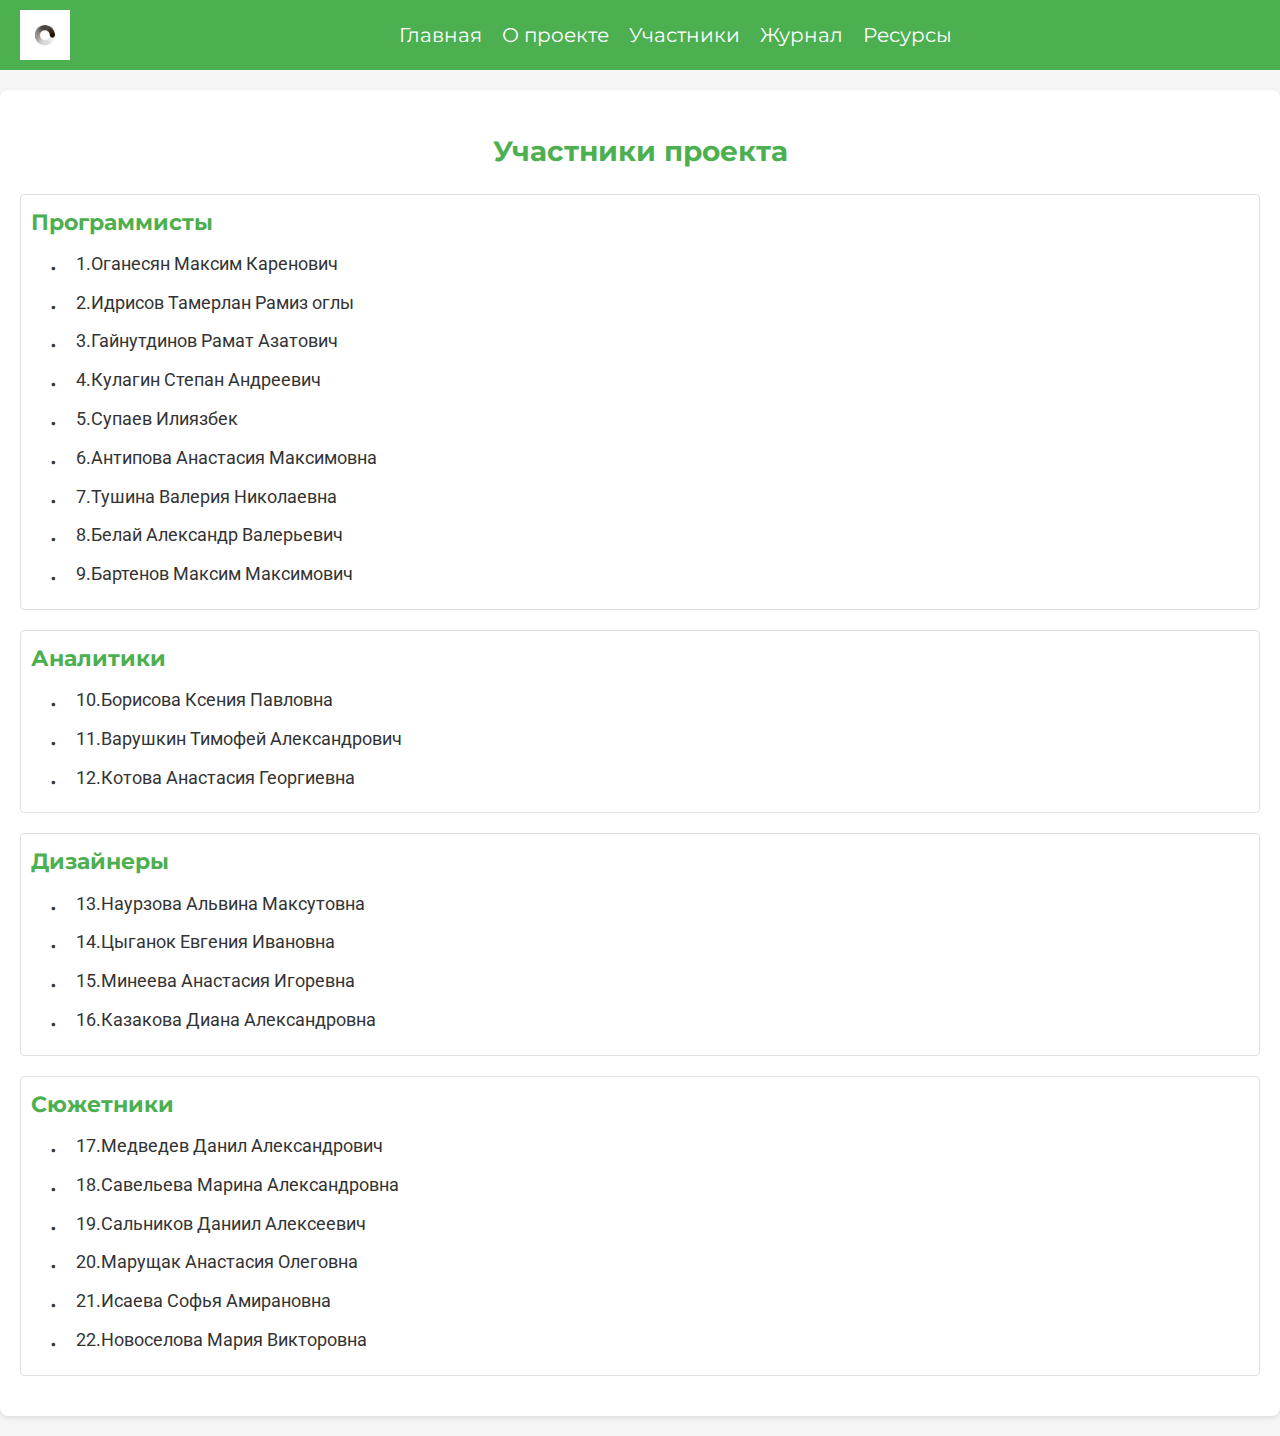
<file: site/html/participants.html>
<!DOCTYPE html>
<html lang="ru">
<head>
    <meta charset="UTF-8">
    <meta name="viewport" content="width=device-width, initial-scale=1.0">
    <title>Участники | Басманные хроники</title>
    <link rel="stylesheet" href="../css/normalize.css">
    <link rel="stylesheet" href="../css/participants-style.css"> <!-- Убедитесь, что файл participants.css существует в той же папке -->
</head>
<body>
    <header>
        <div class="wrapper">
            <img src="../images/logo.png" alt="Логотип Мосполитеха">
            <nav>
                <ul>
                    <li><a href="index.html">Главная</a></li>
                    <li><a href="about-project.html">О проекте</a></li>
                    <li><a href="participants.html">Участники</a></li>
                    <li><a href="journal.html">Журнал</a></li>
                    <li><a href="resources.html">Ресурсы</a></li>
                </ul>
            </nav>
        </div>
    </header>
    <main>
        <section class="participants">
            <h1>Участники проекта</h1>
            <section class="category">
                <h2>Программисты</h2>
                <ul>
                    <li>1.Оганесян Максим Каренович</li>
                    <li>2.Идрисов Тамерлан Рамиз оглы</li>
                    <li>3.Гайнутдинов Рамат Азатович</li>
                    <li>4.Кулагин Степан Андреевич</li>
                    <li>5.Супаев Илиязбек</li>
                    <li>6.Антипова Анастасия Максимовна</li>
                    <li>7.Тушина Валерия Николаевна</li>
                    <li>8.Белай Александр Валерьевич</li>
                    <li>9.Бартенов Максим Максимович</li>   
                </ul>
            </section>

            <section class="category">
                <h2>Аналитики</h2>
                <ul>
                    <li>10.Борисова Ксения Павловна</li>
                    <li>11.Варушкин Тимофей Александрович</li>
                    <li>12.Котова Анастасия Георгиевна</li>
                </ul>
            </section>

            <section class="category">
                <h2>Дизайнеры</h2>
                <ul>
                   <li>13.Наурзова Альвина Максутовна</li>
                   <li>14.Цыганок Евгения Ивановна</li>
                   <li>15.Минеева Анастасия Игоревна</li>
                   <li>16.Казакова Диана Александровна</li>
                </ul>
            </section>

            <section class="category">
                <h2>Сюжетники</h2>
                <ul>
                    <li>17.Медведев Данил Александрович</li>
                    <li>18.Савельева Марина Александровна</li>
                    <li>19.Сальников Даниил Алексеевич</li>
                    <li>20.Марущак Анастасия Олеговна</li>
                    <li>21.Исаева Софья Амирановна</li>
                    <li>22.Новоселова Мария Викторовна</li>
                </ul>
            </section>
        </section>
    </main>
</body>
</html>
</file>
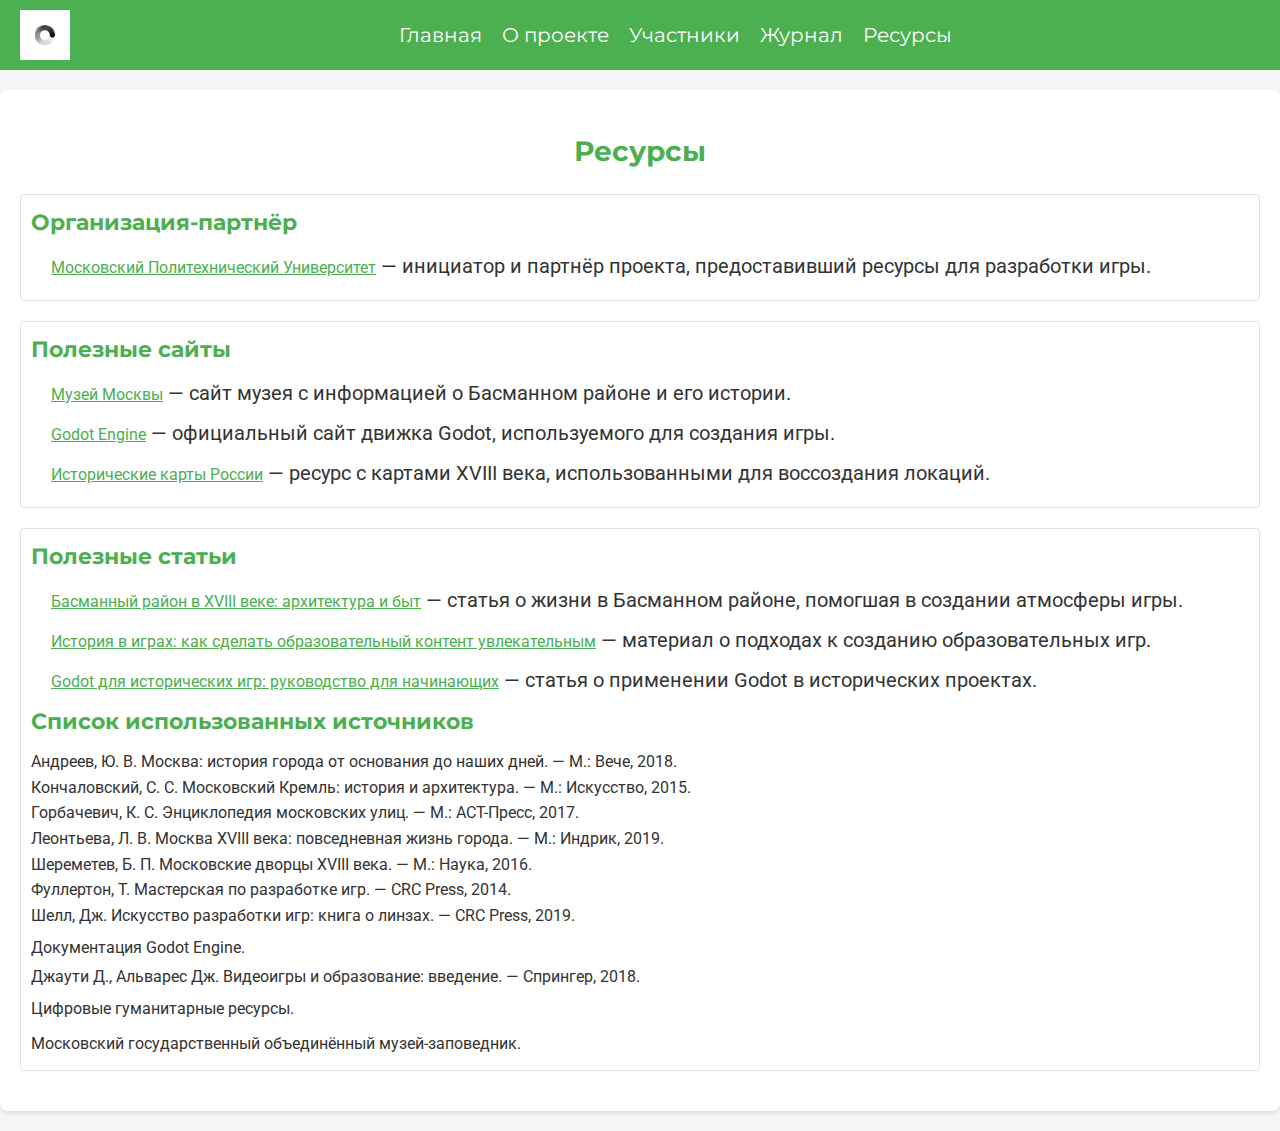
<file: site/html/resources.html>
<!DOCTYPE html>
<html lang="ru">
<head>
    <meta charset="UTF-8">
    <meta name="viewport" content="width=device-width, initial-scale=1.0">
    <title>Ресурсы | Басманные хроники</title>
    <link rel="stylesheet" href="../css/normalize.css">
    <link rel="stylesheet" href="../css/resources-style.css">
</head>
<body>
    <header>
        <div class="wrapper">
            <img src="../images/logo.png" alt="Логотип Мосполитеха">
            <nav>
                <ul>
                    <li><a href="index.html">Главная</a></li>
                    <li><a href="about-project.html">О проекте</a></li>
                    <li><a href="participants.html">Участники</a></li>
                    <li><a href="journal.html">Журнал</a></li>
                    <li><a href="resources.html" class="active">Ресурсы</a></li>
                </ul>
            </nav>
        </div>
    </header>
    <main>
        <section class="resources">
            <h1>Ресурсы</h1>

            <section class="resource-category">
                <h2>Организация-партнёр</h2>
                <ul>
                    <li><a href="https://www.mospolytech.ru">Московский Политехнический Университет</a> — инициатор и партнёр проекта, предоставивший ресурсы для разработки игры.</li>
                </ul>
            </section>

            <section class="resource-category">
                <h2>Полезные сайты</h2>
                <ul>
                    <li><a href="https://www.mosmuseum.ru">Музей Москвы</a> — сайт музея с информацией о Басманном районе и его истории.</li>
                    <li><a href="https://www.godengine.org">Godot Engine</a> — официальный сайт движка Godot, используемого для создания игры.</li>
                    <li><a href="https://www.historymaps.ru">Исторические карты России</a> — ресурс с картами XVIII века, использованными для воссоздания локаций.</li>
                </ul>
            </section>

            <section class="resource-category">
                <h2>Полезные статьи</h2>
                <ul>
                    <li><a href="https://www.historyjournal.ru/articles/basmanny_district_18th_century">Басманный район в XVIII веке: архитектура и быт</a> — статья о жизни в Басманном районе, помогшая в создании атмосферы игры.</li>
                    <li><a href="https://www.edugames.ru/articles/history_in_games">История в играх: как сделать образовательный контент увлекательным</a> — материал о подходах к созданию образовательных игр.</li>
                    <li><a href="https://www.gamedev.ru/articles/godot_for_history_games">Godot для исторических игр: руководство для начинающих</a> — статья о применении Godot в исторических проектах.</li>
                </ul>

                <h2>Список использованных источников</h2>
                <ol class="resources-list">
                    <li>Андреев, Ю. В. Москва: история города от основания до наших дней. — М.: Вече, 2018.</li>
                    <li>Кончаловский, С. С. Московский Кремль: история и архитектура. — М.: Искусство, 2015.</li>
                    <li>Горбачевич, К. С. Энциклопедия московских улиц. — М.: АСТ-Пресс, 2017.</li>
                    <li>Леонтьева, Л. В. Москва XVIII века: повседневная жизнь города. — М.: Индрик, 2019.</li>
                    <li>Шереметев, Б. П. Московские дворцы XVIII века. — М.: Наука, 2016.</li>
                    <li>Фуллертон, Т. Мастерская по разработке игр. — CRC Press, 2014.</li>
                    <li>Шелл, Дж. Искусство разработки игр: книга о линзах. — CRC Press, 2019.</li>
                    <li>Документация Godot Engine. <a href="https://docs.godotengine.org">https://docs.godotengine.org</a></li>
                    <li>Джаути Д., Альварес Дж. Видеоигры и образование: введение. — Спрингер, 2018.</li>
                    <li>Цифровые гуманитарные ресурсы. <a href="https://digitalhumanities.org">https://digitalhumanities.org</a></li>
                    <li>Московский государственный объединённый музей-заповедник. <a href="http://www.mgomz.ru">http://www.mgomz.ru</a></li>
                </ol>
            </section>
        </section>
    </main>
</body>
</html>
</file>
<file: site/style.css>
@import url('https://fonts.googleapis.com/css2?family=Roboto:wght@400;700&family=Montserrat:wght@600&display=swap');

:root {
    font-size: 62.5%; 

}

* {
    padding: 0;
    margin: 0;
    box-sizing: border-box;
}

body, html {
    margin: 0;
    padding: 0;
    font-family: 'Roboto', sans-serif;
    line-height: 1.6;
    color: #333;
}

ul, ol {
    list-style: none;
    text-decoration: none;
    list-style-type: none;
}

a {
    text-decoration: none;
    font-family: 'Roboto', sans-serif;
    color: #fff; 
    font-size: 2rem;
}

header {
    background-color: #4CAF50; 
    color: white;
    padding: 1rem 0;
    position: sticky;
    top: 0;
    z-index: 100;
}

header .wrapper {
    max-width: 1440px;
    margin: 0 auto;
    padding: 0 2rem;
    display: flex;
    align-items: center;
}

header img {
    max-height: 50px; 
    width: auto;
    margin-right: 2rem; 
}

header nav {
    flex: 1; 
    display: flex;
    justify-content: center; 
}

header nav ul {
    display: flex;
    gap: 2rem;
}

header nav a {
    font-family: 'Montserrat', sans-serif;
    font-size: 1.8rem;
    transition: color 0.3s ease;
}




.annotation h1 {
    text-align: center;
}

.annotation {
    font-size: 3rem;
    line-height: 170%;
    margin: 2rem;
}

.annotation p {
    white-space: pre-line;
    margin-bottom: 4rem;
}

.annotation img {
    display: block;
    margin: 1rem auto;
    max-width: 50%; 
}

.annotation figcaption {
    text-align: center; 
    font-style: italic;
    font-size: 1.4rem;
    
}
</file>
<file: src/styles.css>
body {
  display: flex;
  justify-content: center;
  align-items: center;
  height: 100vh;
  margin: 0;
  background-color: #f0f0f0;
}
.container {
  text-align: center;
}
#gameCanvas {
  border: 2px solid black;
}
#score {
  font-size: 24px;
  margin-top: 10px;
}
</file>
<file: site/about-style.css>
@import url('https://fonts.googleapis.com/css2?family=Roboto:wght@400;700&family=Montserrat:wght@600&display=swap');

:root {
    font-size: 62.5%; /* 1rem = 10px */
}

* {
    padding: 0;
    margin: 0;
    box-sizing: border-box;
}

body, html {
    margin: 0;
    padding: 0;
    font-family: 'Roboto', sans-serif;
    line-height: 1.6;
    color: #333;
    background-color: #F5F5F5;
}

ul, ol {
    list-style: none;
    text-decoration: none;
    list-style-type: none;
}

a {
    text-decoration: none;
    font-family: 'Roboto', sans-serif;
    color: #fff;
    font-size: 2rem; /* Увеличено с 2rem (20px) до 2.2rem (22px) */
}

header {
    background-color: #4CAF50;
    color: white;
    padding: 1rem 0;
    position: sticky;
    top: 0;
    z-index: 100;
}

header .wrapper {
    max-width: 1440px;
    margin: 0 auto;
    padding: 0 2rem;
    display: flex;
    align-items: center;
}

header img {
    max-height: 50px;
    width: auto;
    margin-right: 2rem;
}

header nav {
    flex: 1;
    display: flex;
    justify-content: center;
}

header nav ul {
    display: flex;
    gap: 2rem;
}

header nav a {
    font-family: 'Montserrat', sans-serif;
    font-size: 2rem; 
    transition: color 0.3s ease;
}



.about-project {
    background: white;
    padding: 2rem;
    margin: 2rem 0;
    border-radius: 8px;
    box-shadow: 0 2px 5px rgba(0,0,0,0.1);
}

.about-project .wrapper {
    max-width: 1440px;
    margin: 0 auto;
    padding: 0 2rem;
}

.about-project h1 {
    font-family: 'Montserrat', sans-serif;
    color: black;
    margin-bottom: 1rem;
    font-size: 3rem; 
    text-align: center;
}

.about-project h2 {
    font-family: 'Montserrat', sans-serif;
    color: #4CAF50;
    margin: 1.5rem 0 1rem;
    font-size: 2.4rem; /* Увеличено с 2rem (20px) до 2.4rem (24px) */
}

.about-project h3 {
    font-family: 'Montserrat', sans-serif;
    color: #666;
    margin: 1rem 0 0.5rem;
    font-size: 2.2rem; /* Увеличено с 1.8rem (18px) до 2rem (20px) */
}

.about-project p {
    font-size: 2.5rem; 
    margin-bottom: 1rem;
}

.about-project ul, .about-project ol {
    margin-left: 2rem;
    margin-bottom: 1rem;
}

.about-project ul li, .about-project ol li {
    font-size: 2.5rem; 
    margin-bottom: 0.5rem;
    position: relative;
}

.about-project ul li::before {
    content: "•";
    color: #4CAF50;
    font-weight: bold;
    position: absolute;
    left: -1rem;
}

.about-project img {
    display: block;
    margin: 1rem auto;
    max-width: 50%;
    border-radius: 8px;
}

.about-project figcaption {
    text-align: center;
    font-style: italic;
    color: #666;
    font-size: 1.6rem; /* Увеличено с 1.4rem (14px) до 1.6rem (16px) */
    margin-top: 0.5rem;
}

.about-project .video {
    max-width: 100%;
    height: auto;
    border-radius: 8px;
    margin: 1rem auto;
    display: block;
}

.resources-list li {
    font-size: 1.6rem; /* Увеличено с 1.4rem (14px) до 1.6rem (16px) */
    margin-bottom: 0.5rem;
}

.resources-list a {
    color: #4CAF50;
    text-decoration: none;
}

.resources-list a:hover {
    text-decoration: underline;
}

@media (max-width: 768px) {
    header .wrapper {
        flex-direction: column;
        align-items: flex-start;
        padding: 1rem;
    }

    header nav {
        justify-content: flex-start;
        width: 100%;
    }

    header nav ul {
        flex-direction: column;
        align-items: flex-start;
        gap: 1rem;
        margin-top: 1rem;
    }

    header img {
        max-height: 40px;
        margin-right: 0;
    }

    header nav a {
        font-size: 1.8rem; /* Увеличено с 1.6rem (16px) до 1.8rem (18px) */
    }

    .about-project .wrapper {
        padding: 0 1rem;
    }

    .about-project h1 {
        font-size: 2.4rem; /* Увеличено с 2rem (20px) до 2.4rem (24px) */
    }

    .about-project h2 {
        font-size: 2rem; /* Увеличено с 1.8rem (18px) до 2rem (20px) */
    }

    .about-project h3 {
        font-size: 1.8rem; /* Увеличено с 1.6rem (16px) до 1.8rem (18px) */
    }

    .about-project p {
        font-size: 1.6rem; /* Увеличено с 1.4rem (14px) до 1.6rem (16px) */
    }

    .about-project ul li, .about-project ol li {
        font-size: 1.6rem; /* Увеличено с 1.4rem (14px) до 1.6rem (16px) */
    }

    .about-project img {
        max-width: 70%;
    }

    .about-project figcaption {
        font-size: 1.4rem; /* Увеличено с 1.2rem (12px) до 1.4rem (14px) */
    }

    .resources-list li {
        font-size: 1.4rem; /* Увеличено с 1.2rem (12px) до 1.4rem (14px) */
    }
}
</file>
<file: site/journal-style.css>
@import url('https://fonts.googleapis.com/css2?family=Roboto:wght@400;700&family=Montserrat:wght@600&display=swap');

:root {
    font-size: 62.5%; /* 1rem = 10px */
}

* {
    padding: 0;
    margin: 0;
    box-sizing: border-box;
}

body, html {
    margin: 0;
    padding: 0;
    font-family: 'Roboto', sans-serif;
    line-height: 1.6;
    color: #333;
    background-color: #F5F5F5;
}

ul, ol {
    list-style: none;
    text-decoration: none;
    list-style-type: none;
}

a {
    text-decoration: none;
    font-family: 'Roboto', sans-serif;
    color: #fff;
    font-size: 2.2rem;
}

header {
    background-color: #4CAF50;
    color: white;
    padding: 1rem 0;
    position: sticky;
    top: 0;
    z-index: 100;
}

header .wrapper {
    max-width: 1440px;
    margin: 0 auto;
    padding: 0 2rem;
    display: flex;
    align-items: center;
}

header img {
    max-height: 50px;
    width: auto;
    margin-right: 2rem;
}

header nav {
    flex: 1;
    display: flex;
    justify-content: center;
}

header nav ul {
    display: flex;
    gap: 2rem;
}

header nav a {
    font-family: 'Montserrat', sans-serif;
    font-size: 2rem;
    transition: color 0.3s ease;
}

ul {
    font-size: 1.8rem;
}

span {
    font-size: 1.5rem;
    font-style: italic;
    font-weight: 600;
}
.journal {
    background: white;
    padding: 2rem;
    margin: 2rem auto;
    border-radius: 8px;
    box-shadow: 0 2px 5px rgba(0,0,0,0.1);
    max-width: 1440px;
}

.journal h1 {
    font-family: 'Montserrat', sans-serif;
    color: #4CAF50;
    margin-bottom: 2rem;
    font-size: 2.8rem;
    text-align: center;
}

.post {
    margin-bottom: 2rem;
    padding: 1.5rem;
    border: 1px solid #e0e0e0;
    border-radius: 4px;
    background: #fafafa;
}

.post h2 {
    font-family: 'Montserrat', sans-serif;
    color: #4CAF50;
    font-size: 2.2rem;
    margin-bottom: 0.5rem;
}

.post .date {
    font-size: 1.4rem;
    color: #666;
    font-style: italic;
    margin-bottom: 1rem;
}

.post p {
    font-size: 1.6rem;
    margin-bottom: 0.5rem;
}

@media (max-width: 768px) {
    header .wrapper {
        flex-direction: column;
        align-items: flex-start;
        padding: 1rem;
    }

    header nav {
        justify-content: flex-start;
        width: 100%;
    }

    header nav ul {
        flex-direction: column;
        align-items: flex-start;
        gap: 1rem;
        margin-top: 1rem;
    }

    header img {
        max-height: 40px;
        margin-right: 0;
    }

    header nav a {
        font-size: 1.8rem;
    }

    .journal {
        padding: 1rem;
        margin: 1rem 0;
    }

    .journal h1 {
        font-size: 2.4rem;
        margin-bottom: 1.5rem;
    }

    .post {
        padding: 1rem;
        margin-bottom: 1.5rem;
    }

    .post h2 {
        font-size: 1.8rem;
    }

    .post .date {
        font-size: 1.2rem;
    }

    .post p {
        font-size: 1.4rem;
    }
}
</file>
<file: site/participants.css>
@import url('https://fonts.googleapis.com/css2?family=Roboto:wght@400;700&family=Montserrat:wght@600&display=swap');

:root {
    font-size: 62.5%; 
}

* {
    padding: 0;
    margin: 0;
    box-sizing: border-box;
}

body, html {
    margin: 0;
    padding: 0;
    font-family: 'Roboto', sans-serif;
    line-height: 1.6;
    color: #333;
    background-color: #F5F5F5;
}

ul, ol {
    list-style: none;
    text-decoration: none;
    list-style-type: none;
}

a {
    text-decoration: none;
    font-family: 'Roboto', sans-serif;
    color: #fff;
    font-size: 2.2rem;
}

header {
    background-color: #4CAF50;
    color: white;
    padding: 1rem 0;
    position: sticky;
    top: 0;
    z-index: 100;
}

header .wrapper {
    max-width: 1440px;
    margin: 0 auto;
    padding: 0 2rem;
    display: flex;
    align-items: center;
}

header img {
    max-height: 50px;
    width: auto;
    margin-right: 2rem;
}

header nav {
    flex: 1;
    display: flex;
    justify-content: center;
}

header nav ul {
    display: flex;
    gap: 2rem;
}

header nav a {
    font-family: 'Montserrat', sans-serif;
    font-size: 2rem;
    transition: color 0.3s ease;
}


.participants {
    background: white;
    padding: 2rem;
    margin: 2rem auto;
    border-radius: 8px;
    box-shadow: 0 2px 5px rgba(0,0,0,0.1);
    max-width: 1440px;
}

.participants h1 {
    font-family: 'Montserrat', sans-serif;
    color: #4CAF50;
    margin-bottom: 2rem;
    font-size: 2.8rem;
    text-align: center;
}

.category {
    margin-bottom: 2rem;
    padding: 1rem;
    border: 1px solid #e0e0e0;
    border-radius: 4px;
}

.category h2 {
    font-family: 'Montserrat', sans-serif;
    color: #4CAF50;
    font-size: 2.2rem;
    margin-bottom: 1rem;
}

.category ul {
    margin-left: 2rem;
}

.category ul li {
    font-size: 1.8rem;
    margin-bottom: 1rem;
    position: relative;
    padding-left: 2.5rem;
}

.category ul li::before {
    content: attr(data-number) "."; 
    font-weight: bold;
    font-family: 'Montserrat', sans-serif;
    position: absolute;
    left: 0;
}

.category ul {
    counter-reset: none; /* Отключаем стандартный счётчик */
}




@media (max-width: 768px) {
    header .wrapper {
        flex-direction: column;
        align-items: flex-start;
        padding: 1rem;
    }

    header nav {
        justify-content: flex-start;
        width: 100%;
    }

    header nav ul {
        flex-direction: column;
        align-items: flex-start;
        gap: 1rem;
        margin-top: 1rem;
    }

    header img {
        max-height: 40px;
        margin-right: 0;
    }

    header nav a {
        font-size: 1.8rem;
    }

    .participants {
        padding: 1rem;
        margin: 1rem 0;
    }

    .participants h1 {
        font-size: 2.4rem;
        margin-bottom: 1.5rem;
    }

    .category {
        margin-bottom: 1.5rem;
        padding: 0.5rem;
    }

    .category h2 {
        font-size: 1.8rem;
        margin-bottom: 0.8rem;
    }

    .category ul li {
        font-size: 1.6rem;
        margin-bottom: 0.8rem;
        padding-left: 2rem;
    }
}
</file>
<file: site/resources-style.css>
@import url('https://fonts.googleapis.com/css2?family=Roboto:wght@400;700&family=Montserrat:wght@600&display=swap');

:root {
    font-size: 62.5%; /* 1rem = 10px */
}

* {
    padding: 0;
    margin: 0;
    box-sizing: border-box;
}

body, html {
    margin: 0;
    padding: 0;
    font-family: 'Roboto', sans-serif;
    line-height: 1.6;
    color: #333;
    background-color: #F5F5F5;
}

ul, ol {
    list-style: none;
    text-decoration: none;
    list-style-type: none;
}

a {
    text-decoration: none;
    font-family: 'Roboto', sans-serif;
    color: #fff;
    font-size: 2.2rem;
}

header {
    background-color: #4CAF50;
    color: white;
    padding: 1rem 0;
    position: sticky;
    top: 0;
    z-index: 100;
}

header .wrapper {
    max-width: 1440px;
    margin: 0 auto;
    padding: 0 2rem;
    display: flex;
    align-items: center;
}

header img {
    max-height: 50px;
    width: auto;
    margin-right: 2rem;
}

header nav {
    flex: 1;
    display: flex;
    justify-content: center;
}

header nav ul {
    display: flex;
    gap: 2rem;
}

header nav a {
    font-family: 'Montserrat', sans-serif;
    font-size: 2rem;
    transition: color 0.3s ease;
}



.resources {
    background: white;
    padding: 2rem;
    margin: 2rem auto;
    border-radius: 8px;
    box-shadow: 0 2px 5px rgba(0,0,0,0.1);
    max-width: 1440px;
}

.resources h1 {
    font-family: 'Montserrat', sans-serif;
    color: #4CAF50;
    margin-bottom: 2rem;
    font-size: 2.8rem;
    text-align: center;
}

.resource-category {
    margin-bottom: 2rem;
    padding: 1rem;
    border: 1px solid #e0e0e0;
    border-radius: 4px;
}

.resource-category h2 {
    font-family: 'Montserrat', sans-serif;
    color: #4CAF50;
    font-size: 2.2rem;
    margin-bottom: 1rem;
}

.resource-category ul {
    margin-left: 2rem;
}

.resource-category ul li {
    font-size: 2rem;
    margin-bottom: 0.8rem;
}

.resource-category ul li a {
    color: #4CAF50;
    font-size: 1.6rem;
    text-decoration: underline;
    transition: color 0.3s ease;
}

.resource-category ul li a:hover {
    color: #388E3C;
}

.resources-list {
    font-size: 1.6rem;
}

@media (max-width: 768px) {
    header .wrapper {
        flex-direction: column;
        align-items: flex-start;
        padding: 1rem;
    }

    header nav {
        justify-content: flex-start;
        width: 100%;
    }

    header nav ul {
        flex-direction: column;
        align-items: flex-start;
        gap: 1rem;
        margin-top: 1rem;
    }

    header img {
        max-height: 40px;
        margin-right: 0;
    }

    header nav a {
        font-size: 1.8rem;
    }

    .resources {
        padding: 1rem;
        margin: 1rem 0;
    }

    .resources h1 {
        font-size: 2.4rem;
        margin-bottom: 1.5rem;
    }

    .resource-category {
        margin-bottom: 1.5rem;
        padding: 0.5rem;
    }

    .resource-category h2 {
        font-size: 1.8rem;
        margin-bottom: 0.8rem;
    }

    .resource-category ul li {
        font-size: 1.4rem;
        margin-bottom: 0.6rem;
    }

    .resource-category ul li a {
        font-size: 1.4rem;
    }
}
</file>
<file: site/css/about-style.css>
@import url('https://fonts.googleapis.com/css2?family=Roboto:wght@400;700&family=Montserrat:wght@600&display=swap');

:root {
    font-size: 62.5%; /* 1rem = 10px */
}

* {
    padding: 0;
    margin: 0;
    box-sizing: border-box;
}

body, html {
    margin: 0;
    padding: 0;
    font-family: 'Roboto', sans-serif;
    line-height: 1.6;
    color: #333;
    background-color: #F5F5F5;
}

ul, ol {
    list-style: none;
    text-decoration: none;
    list-style-type: none;
}

a {
    text-decoration: none;
    font-family: 'Roboto', sans-serif;
    color: #fff;
    font-size: 2rem; 
}

header {
    background-color: #4CAF50;
    color: white;
    padding: 1rem 0;
    position: sticky;
    top: 0;
    z-index: 100;
}

header .wrapper {
    max-width: 1440px;
    margin: 0 auto;
    padding: 0 2rem;
    display: flex;
    align-items: center;
}

header img {
    max-height: 50px;
    width: auto;
    margin-right: 2rem;
}

header nav {
    flex: 1;
    display: flex;
    justify-content: center;
}

header nav ul {
    display: flex;
    gap: 2rem;
}

header nav a {
    font-family: 'Montserrat', sans-serif;
    font-size: 2rem; 
    transition: color 0.3s ease;
}



.about-project {
    background: white;
    padding: 2rem;
    margin: 2rem 0;
    border-radius: 8px;
    box-shadow: 0 2px 5px rgba(0,0,0,0.1);
}

.about-project .wrapper {
    max-width: 1440px;
    margin: 0 auto;
    padding: 0 2rem;
}

.about-project h1 {
    font-family: 'Montserrat', sans-serif;
    color: black;
    margin-bottom: 1rem;
    font-size: 3rem; 
    text-align: center;
}

.about-project h2 {
    font-family: 'Montserrat', sans-serif;
    color: #4CAF50;
    margin: 1.5rem 0 1rem;
    font-size: 2.4rem; 
}

.about-project h3 {
    font-family: 'Montserrat', sans-serif;
    color: #666;
    margin: 1rem 0 0.5rem;
    font-size: 2.2rem; 
}

.about-project p {
    font-size: 2.5rem; 
    margin-bottom: 1rem;
}

.about-project ul, .about-project ol {
    margin-left: 2rem;
    margin-bottom: 1rem;
}

.about-project ul li, .about-project ol li {
    font-size: 2.5rem; 
    margin-bottom: 0.5rem;
    position: relative;
}

.about-project ul li::before {
    content: "•";
    color: #4CAF50;
    font-weight: bold;
    position: absolute;
    left: -1rem;
}

.about-project img {
    display: block;
    margin: 1rem auto;
    max-width: 50%;
    border-radius: 8px;
}

.about-project figcaption {
    text-align: center;
    font-style: italic;
    color: #666;
    font-size: 1.6rem;
    margin-top: 0.5rem;
}

.about-project .video {
    max-width: 100%;
    height: auto;
    border-radius: 8px;
    margin: 1rem auto;
    display: block;
}

.resources-list li {
    font-size: 1.6rem; 
    margin-bottom: 0.5rem;
}

.resources-list a {
    color: #4CAF50;
    text-decoration: none;
}

.resources-list a:hover {
    text-decoration: underline;
}

@media (max-width: 768px) {
    header .wrapper {
        flex-direction: column;
        align-items: flex-start;
        padding: 1rem;
    }

    header nav {
        justify-content: flex-start;
        width: 100%;
    }

    header nav ul {
        flex-direction: column;
        align-items: flex-start;
        gap: 1rem;
        margin-top: 1rem;
    }

    header img {
        max-height: 40px;
        margin-right: 0;
    }

    header nav a {
        font-size: 1.8rem; 
    }

    .about-project .wrapper {
        padding: 0 1rem;
    }

    .about-project h1 {
        font-size: 2.4rem; 
    }

    .about-project h2 {
        font-size: 2rem; 
    }

    .about-project h3 {
        font-size: 1.8rem; 
    }

    .about-project p {
        font-size: 1.6rem; 
    }

    .about-project ul li, .about-project ol li {
        font-size: 1.6rem; 
    }

    .about-project img {
        max-width: 70%;
    }

    .about-project figcaption {
        font-size: 1.4rem; 
    }

    .resources-list li {
        font-size: 1.4rem; 
    }
}
</file>
<file: site/css/journal-style.css>
@import url('https://fonts.googleapis.com/css2?family=Roboto:wght@400;700&family=Montserrat:wght@600&display=swap');

:root {
    font-size: 62.5%; /* 1rem = 10px */
}

* {
    padding: 0;
    margin: 0;
    box-sizing: border-box;
}

body, html {
    margin: 0;
    padding: 0;
    font-family: 'Roboto', sans-serif;
    line-height: 1.6;
    color: #333;
    background-color: #F5F5F5;
}

ul, ol {
    list-style: none;
    text-decoration: none;
    list-style-type: none;
}

a {
    text-decoration: none;
    font-family: 'Roboto', sans-serif;
    color: #fff;
    font-size: 2.2rem;
}

header {
    background-color: #4CAF50;
    color: white;
    padding: 1rem 0;
    position: sticky;
    top: 0;
    z-index: 100;
}

header .wrapper {
    max-width: 1440px;
    margin: 0 auto;
    padding: 0 2rem;
    display: flex;
    align-items: center;
}

header img {
    max-height: 50px;
    width: auto;
    margin-right: 2rem;
}

header nav {
    flex: 1;
    display: flex;
    justify-content: center;
}

header nav ul {
    display: flex;
    gap: 2rem;
}

header nav a {
    font-family: 'Montserrat', sans-serif;
    font-size: 2rem;
    transition: color 0.3s ease;
}

ul {
    font-size: 1.8rem;
}

span {
    font-size: 1.5rem;
    font-style: italic;
    font-weight: 600;
}
.journal {
    background: white;
    padding: 2rem;
    margin: 2rem auto;
    border-radius: 8px;
    box-shadow: 0 2px 5px rgba(0,0,0,0.1);
    max-width: 1440px;
}

.journal h1 {
    font-family: 'Montserrat', sans-serif;
    color: #4CAF50;
    margin-bottom: 2rem;
    font-size: 2.8rem;
    text-align: center;
}

.post {
    margin-bottom: 2rem;
    padding: 1.5rem;
    border: 1px solid #e0e0e0;
    border-radius: 4px;
    background: #fafafa;
}

.post h2 {
    font-family: 'Montserrat', sans-serif;
    color: #4CAF50;
    font-size: 2.2rem;
    margin-bottom: 0.5rem;
}

.post .date {
    font-size: 1.4rem;
    color: #666;
    font-style: italic;
    margin-bottom: 1rem;
}

.post p {
    font-size: 1.6rem;
    margin-bottom: 0.5rem;
}

@media (max-width: 768px) {
    header .wrapper {
        flex-direction: column;
        align-items: flex-start;
        padding: 1rem;
    }

    header nav {
        justify-content: flex-start;
        width: 100%;
    }

    header nav ul {
        flex-direction: column;
        align-items: flex-start;
        gap: 1rem;
        margin-top: 1rem;
    }

    header img {
        max-height: 40px;
        margin-right: 0;
    }

    header nav a {
        font-size: 1.8rem;
    }

    .journal {
        padding: 1rem;
        margin: 1rem 0;
    }

    .journal h1 {
        font-size: 2.4rem;
        margin-bottom: 1.5rem;
    }

    .post {
        padding: 1rem;
        margin-bottom: 1.5rem;
    }

    .post h2 {
        font-size: 1.8rem;
    }

    .post .date {
        font-size: 1.2rem;
    }

    .post p {
        font-size: 1.4rem;
    }
}
</file>
<file: site/css/participants-style.css>
@import url('https://fonts.googleapis.com/css2?family=Roboto:wght@400;700&family=Montserrat:wght@600&display=swap');

:root {
    font-size: 62.5%; 
}

* {
    padding: 0;
    margin: 0;
    box-sizing: border-box;
}

body, html {
    margin: 0;
    padding: 0;
    font-family: 'Roboto', sans-serif;
    line-height: 1.6;
    color: #333;
    background-color: #F5F5F5;
}

ul, ol {
    list-style: none;
    text-decoration: none;
    list-style-type: none;
}

a {
    text-decoration: none;
    font-family: 'Roboto', sans-serif;
    color: #fff;
    font-size: 2.2rem;
}

header {
    background-color: #4CAF50;
    color: white;
    padding: 1rem 0;
    position: sticky;
    top: 0;
    z-index: 100;
}

header .wrapper {
    max-width: 1440px;
    margin: 0 auto;
    padding: 0 2rem;
    display: flex;
    align-items: center;
}

header img {
    max-height: 50px;
    width: auto;
    margin-right: 2rem;
}

header nav {
    flex: 1;
    display: flex;
    justify-content: center;
}

header nav ul {
    display: flex;
    gap: 2rem;
}

header nav a {
    font-family: 'Montserrat', sans-serif;
    font-size: 2rem;
    transition: color 0.3s ease;
}


.participants {
    background: white;
    padding: 2rem;
    margin: 2rem auto;
    border-radius: 8px;
    box-shadow: 0 2px 5px rgba(0,0,0,0.1);
    max-width: 1440px;
}

.participants h1 {
    font-family: 'Montserrat', sans-serif;
    color: #4CAF50;
    margin-bottom: 2rem;
    font-size: 2.8rem;
    text-align: center;
}

.category {
    margin-bottom: 2rem;
    padding: 1rem;
    border: 1px solid #e0e0e0;
    border-radius: 4px;
}

.category h2 {
    font-family: 'Montserrat', sans-serif;
    color: #4CAF50;
    font-size: 2.2rem;
    margin-bottom: 1rem;
}

.category ul {
    margin-left: 2rem;
}

.category ul li {
    font-size: 1.8rem;
    margin-bottom: 1rem;
    position: relative;
    padding-left: 2.5rem;
}

.category ul li::before {
    content: attr(data-number) "."; 
    font-weight: bold;
    font-family: 'Montserrat', sans-serif;
    position: absolute;
    left: 0;
}

.category ul {
    counter-reset: none; /* Отключаем стандартный счётчик */
}




@media (max-width: 768px) {
    header .wrapper {
        flex-direction: column;
        align-items: flex-start;
        padding: 1rem;
    }

    header nav {
        justify-content: flex-start;
        width: 100%;
    }

    header nav ul {
        flex-direction: column;
        align-items: flex-start;
        gap: 1rem;
        margin-top: 1rem;
    }

    header img {
        max-height: 40px;
        margin-right: 0;
    }

    header nav a {
        font-size: 1.8rem;
    }

    .participants {
        padding: 1rem;
        margin: 1rem 0;
    }

    .participants h1 {
        font-size: 2.4rem;
        margin-bottom: 1.5rem;
    }

    .category {
        margin-bottom: 1.5rem;
        padding: 0.5rem;
    }

    .category h2 {
        font-size: 1.8rem;
        margin-bottom: 0.8rem;
    }

    .category ul li {
        font-size: 1.6rem;
        margin-bottom: 0.8rem;
        padding-left: 2rem;
    }
}
</file>
<file: site/css/resources-style.css>
@import url('https://fonts.googleapis.com/css2?family=Roboto:wght@400;700&family=Montserrat:wght@600&display=swap');

:root {
    font-size: 62.5%; /* 1rem = 10px */
}

* {
    padding: 0;
    margin: 0;
    box-sizing: border-box;
}

body, html {
    margin: 0;
    padding: 0;
    font-family: 'Roboto', sans-serif;
    line-height: 1.6;
    color: #333;
    background-color: #F5F5F5;
}

ul, ol {
    list-style: none;
    text-decoration: none;
    list-style-type: none;
}

a {
    text-decoration: none;
    font-family: 'Roboto', sans-serif;
    color: #fff;
    font-size: 2.2rem;
}

header {
    background-color: #4CAF50;
    color: white;
    padding: 1rem 0;
    position: sticky;
    top: 0;
    z-index: 100;
}

header .wrapper {
    max-width: 1440px;
    margin: 0 auto;
    padding: 0 2rem;
    display: flex;
    align-items: center;
}

header img {
    max-height: 50px;
    width: auto;
    margin-right: 2rem;
}

header nav {
    flex: 1;
    display: flex;
    justify-content: center;
}

header nav ul {
    display: flex;
    gap: 2rem;
}

header nav a {
    font-family: 'Montserrat', sans-serif;
    font-size: 2rem;
    transition: color 0.3s ease;
}



.resources {
    background: white;
    padding: 2rem;
    margin: 2rem auto;
    border-radius: 8px;
    box-shadow: 0 2px 5px rgba(0,0,0,0.1);
    max-width: 1440px;
}

.resources h1 {
    font-family: 'Montserrat', sans-serif;
    color: #4CAF50;
    margin-bottom: 2rem;
    font-size: 2.8rem;
    text-align: center;
}

.resource-category {
    margin-bottom: 2rem;
    padding: 1rem;
    border: 1px solid #e0e0e0;
    border-radius: 4px;
}

.resource-category h2 {
    font-family: 'Montserrat', sans-serif;
    color: #4CAF50;
    font-size: 2.2rem;
    margin-bottom: 1rem;
}

.resource-category ul {
    margin-left: 2rem;
}

.resource-category ul li {
    font-size: 2rem;
    margin-bottom: 0.8rem;
}

.resource-category ul li a {
    color: #4CAF50;
    font-size: 1.6rem;
    text-decoration: underline;
    transition: color 0.3s ease;
}

.resource-category ul li a:hover {
    color: #388E3C;
}

.resources-list {
    font-size: 1.6rem;
}

@media (max-width: 768px) {
    header .wrapper {
        flex-direction: column;
        align-items: flex-start;
        padding: 1rem;
    }

    header nav {
        justify-content: flex-start;
        width: 100%;
    }

    header nav ul {
        flex-direction: column;
        align-items: flex-start;
        gap: 1rem;
        margin-top: 1rem;
    }

    header img {
        max-height: 40px;
        margin-right: 0;
    }

    header nav a {
        font-size: 1.8rem;
    }

    .resources {
        padding: 1rem;
        margin: 1rem 0;
    }

    .resources h1 {
        font-size: 2.4rem;
        margin-bottom: 1.5rem;
    }

    .resource-category {
        margin-bottom: 1.5rem;
        padding: 0.5rem;
    }

    .resource-category h2 {
        font-size: 1.8rem;
        margin-bottom: 0.8rem;
    }

    .resource-category ul li {
        font-size: 1.4rem;
        margin-bottom: 0.6rem;
    }

    .resource-category ul li a {
        font-size: 1.4rem;
    }
}
</file>
